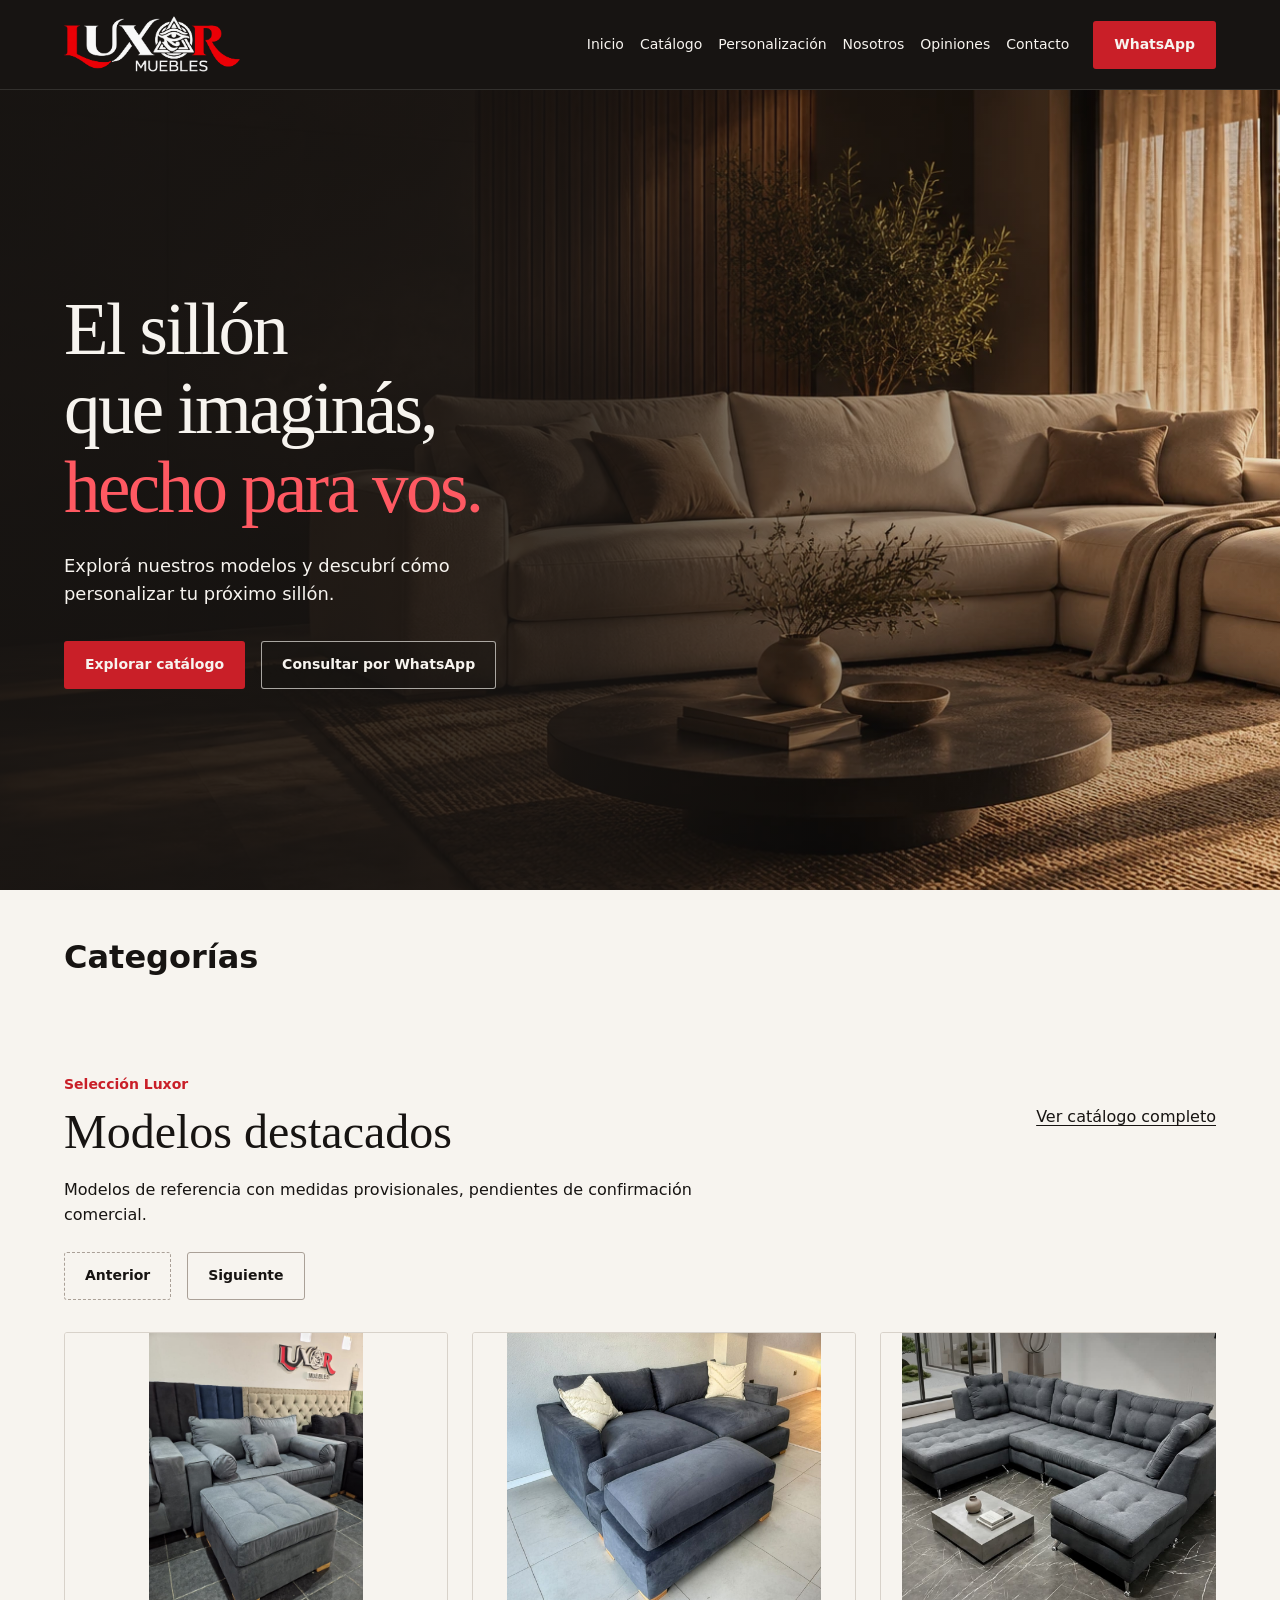
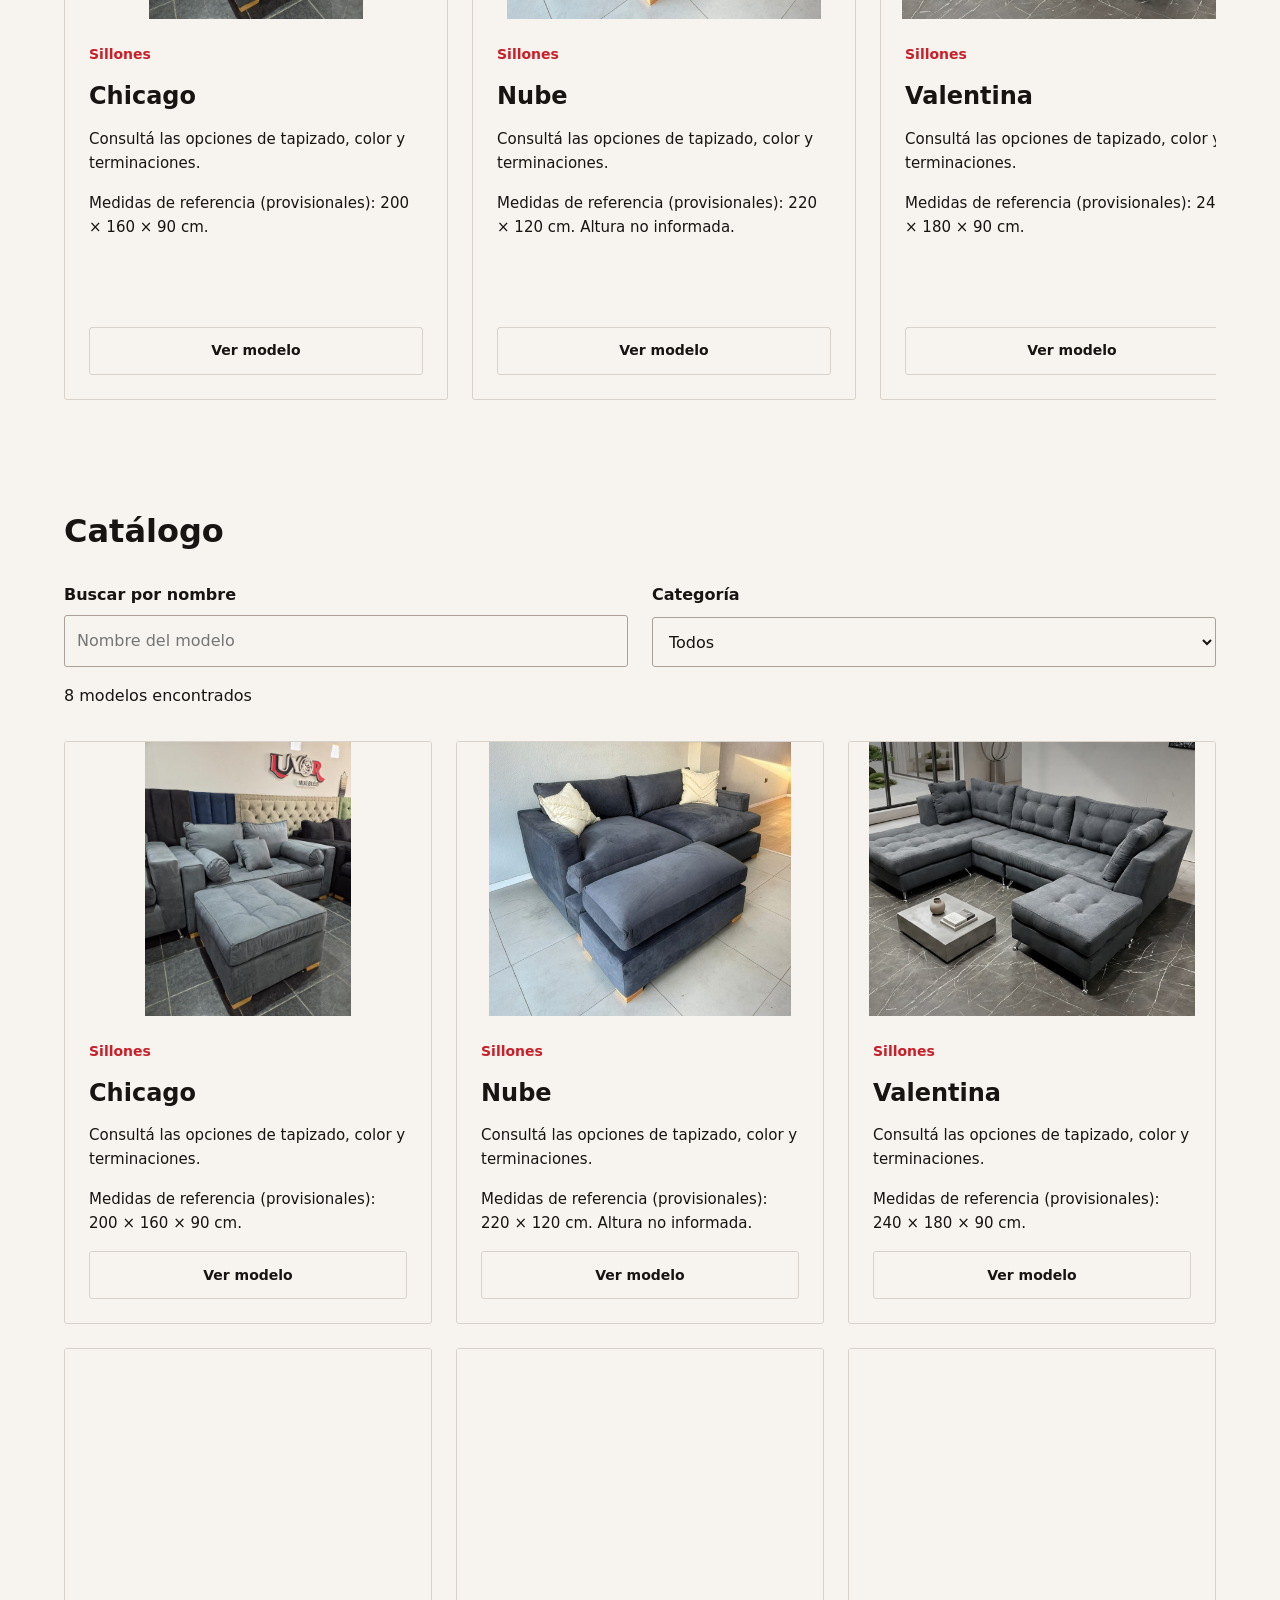
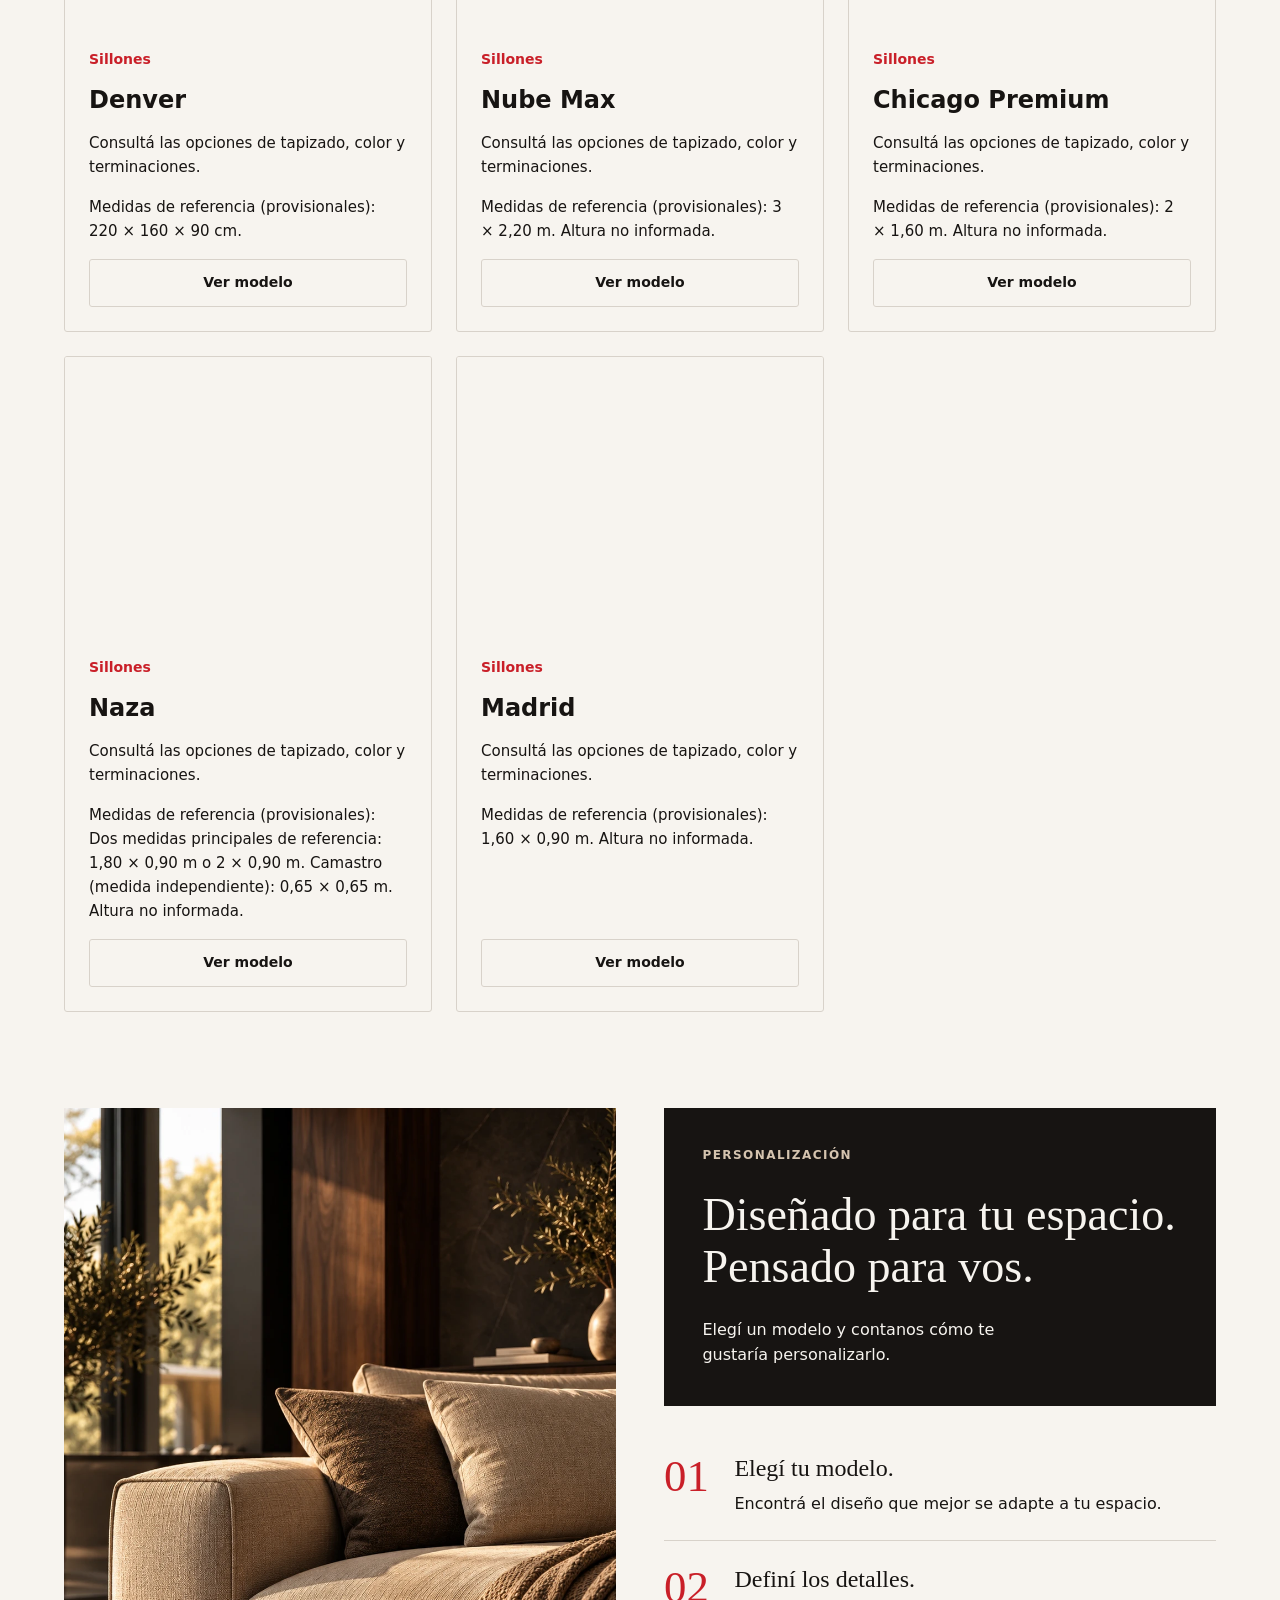
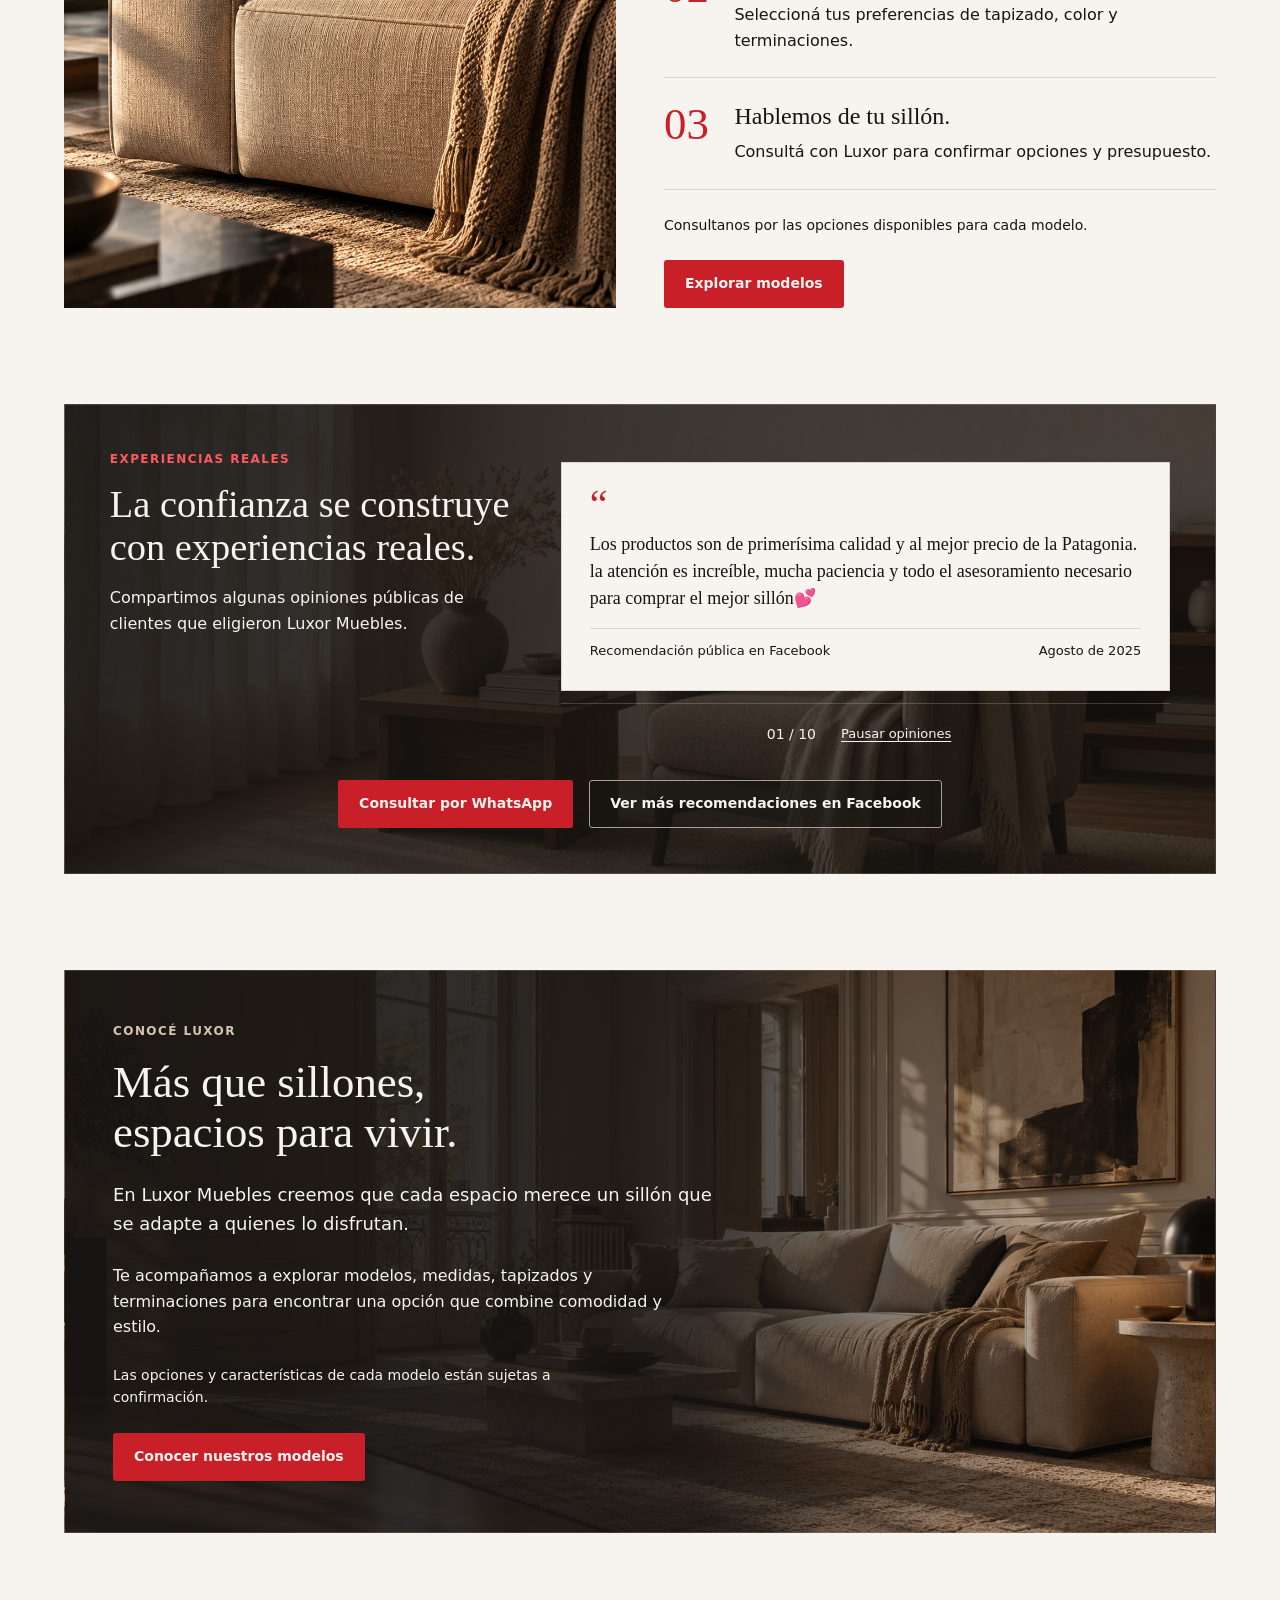
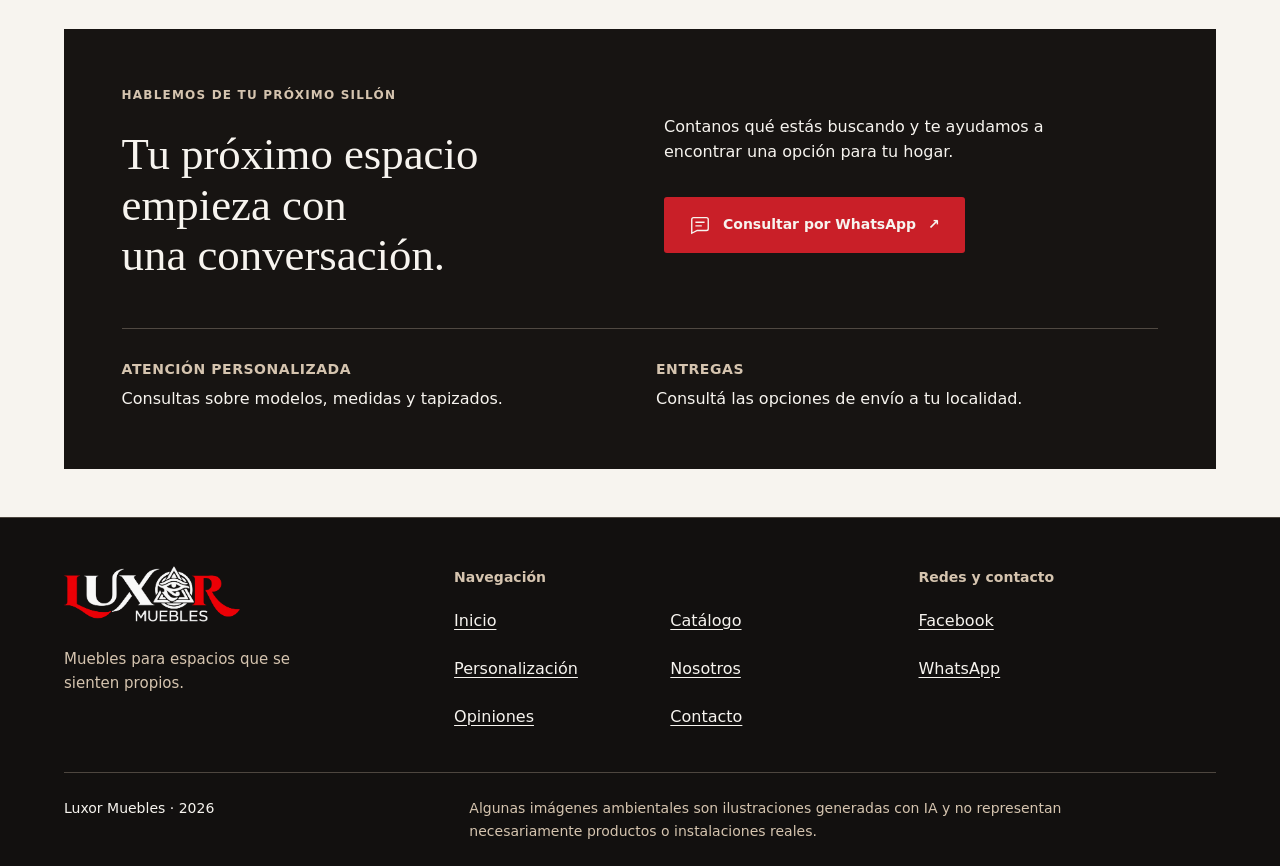
<file: index.html>
<!doctype html>
<html lang="es-AR">
  <head>
    <meta charset="UTF-8">
    <meta name="viewport" content="width=device-width, initial-scale=1.0">
    <meta name="description" content="Luxor Muebles, negocio argentino de sillones personalizados.">
    <meta name="color-scheme" content="light">
    <title>Luxor Muebles | Sillones personalizados</title>
    <link rel="canonical" href="https://luxormuebles.com/">
    <link rel="icon" href="./favicon.ico" type="image/x-icon" sizes="16x16 32x32 48x48">
    <link rel="icon" href="./assets/icons/favicon-32.png" type="image/png" sizes="32x32">
    <link rel="apple-touch-icon" href="./assets/icons/apple-touch-icon.png" sizes="180x180">
    <link rel="stylesheet" href="./css/styles.css">
    <script type="module" src="./js/main.js"></script>
  </head>
  <body>
    <a class="skip-link" href="#contenido">Saltar al contenido</a>
    <header class="site-header">
      <div class="container header-inner">
        <a class="brand" href="#inicio"><img class="brand-logo" src="./assets/images/luxor-logo-fondo-oscuro.png" alt="Luxor Muebles" width="2118" height="689"></a>
        <button class="menu-toggle" type="button" aria-expanded="false" aria-controls="navegacion" aria-label="Abrir menú" hidden>
          <span class="menu-toggle-icon" aria-hidden="true"><span></span><span></span><span></span></span>
        </button>
        <nav id="navegacion" class="site-nav" aria-label="Navegación principal">
          <ul class="nav-list">
            <li><a href="#inicio">Inicio</a></li>
            <li><a href="#modelos">Catálogo</a></li>
            <li><a href="#personalizacion">Personalización</a></li>
            <li><a href="#nosotros">Nosotros</a></li>
            <li><a href="#opiniones">Opiniones</a></li>
            <li><a href="#contacto">Contacto</a></li>
          </ul>
          <a class="button header-whatsapp" data-whatsapp target="_blank" rel="noopener noreferrer" aria-label="Consultar por WhatsApp (abre en otra pestaña)" hidden>WhatsApp</a>
        </nav>
      </div>
    </header>
    <main id="contenido" tabindex="-1">
      <section id="inicio" class="hero" aria-labelledby="titulo-inicio">
        <!-- Ambientación ilustrativa generada con IA; no representa un modelo comercial específico. -->
        <div class="container hero-content">
          <h1 id="titulo-inicio">El sillón que imaginás, <span>hecho para vos.</span></h1>
          <p class="hero-description">Explorá nuestros modelos y descubrí cómo personalizar tu próximo sillón.</p>
          <div class="hero-actions">
            <a class="button button-primary" href="#modelos">Explorar catálogo</a>
            <a class="button button-secondary" data-whatsapp target="_blank" rel="noopener noreferrer" aria-label="Consultar por WhatsApp (abre en otra pestaña)" hidden>Consultar por WhatsApp</a>
          </div>
        </div>
      </section>
      <section id="categorias" class="container" aria-labelledby="titulo-categorias">
        <h2 id="titulo-categorias">Categorías</h2>
      </section>
      <section id="destacados" class="container featured" aria-labelledby="titulo-destacados">
        <div class="featured-heading">
          <div>
            <p class="product-category">Selección Luxor</p>
            <h2 id="titulo-destacados">Modelos destacados</h2>
          </div>
          <a href="#modelos">Ver catálogo completo</a>
        </div>
        <p class="catalogue-note">Modelos de referencia con medidas provisionales, pendientes de confirmación comercial.</p>
        <p id="destacados-ayuda" class="visually-hidden">Deslizá para explorar. Con el carrusel enfocado, usá las flechas izquierda y derecha; Inicio y Fin llevan a los extremos.</p>
        <div id="controles-destacados" class="carousel-controls" hidden>
          <button id="destacados-anterior" class="button carousel-button" type="button" aria-label="Ver destacados anteriores" aria-controls="lista-destacados">Anterior</button>
          <button id="destacados-siguiente" class="button carousel-button" type="button" aria-label="Ver destacados siguientes" aria-controls="lista-destacados">Siguiente</button>
        </div>
        <ul id="lista-destacados" class="featured-track" aria-label="Modelos destacados" aria-describedby="destacados-ayuda" tabindex="0"></ul>
        <noscript><p>Activá JavaScript para visualizar los modelos destacados.</p></noscript>
      </section>
      <section id="modelos" class="container" aria-labelledby="titulo-modelos">
        <h2 id="titulo-modelos">Catálogo</h2>
        <div id="catalogo-controles" class="catalogue-controls" hidden>
          <div class="catalogue-field">
            <label for="buscar-productos">Buscar por nombre</label>
            <input id="buscar-productos" type="search" placeholder="Nombre del modelo" aria-controls="lista-productos">
          </div>
          <div class="catalogue-field">
            <label for="categoria-productos">Categoría</label>
            <select id="categoria-productos" aria-controls="lista-productos"><option value="">Todos</option></select>
          </div>
        </div>
        <p id="catalogo-cantidad" class="catalogue-note" hidden></p>
        <p id="catalogo-anuncio" class="visually-hidden" role="status" aria-live="polite" aria-atomic="true"></p>
        <ul id="lista-productos" class="product-grid" aria-label="Catálogo de modelos"></ul>
        
        <p id="catalogo-vacio" class="catalogue-note" hidden>No encontramos modelos con esa búsqueda y categoría. Probá otro nombre o seleccioná Todos.</p>
        <noscript><p>Para visualizar los modelos, activá JavaScript. Podés consultar desde la sección <a href="#contacto">Contacto</a>.</p></noscript>
      </section>
      <section id="personalizacion" class="container personalization-editorial" aria-labelledby="titulo-personalizacion">
        <div class="personalization-intro">
          <div class="personalization-heading">
          <p class="personalization-label">PERSONALIZACIÓN</p>
          <h2 id="titulo-personalizacion">Diseñado para tu espacio. Pensado para vos.</h2>
          <p class="personalization-description">Elegí un modelo y contanos cómo te gustaría personalizarlo.</p>
          </div>
          <div class="personalization-visual">
            <img src="./assets/images/marca/personalizacion-editorial.webp" alt="Detalle ilustrativo de un sillón beige con tapizado texturado en un ambiente cálido" width="1086" height="1448" loading="lazy" decoding="async">
          </div>
        </div>
        <div class="personalization-copy">
          <ol class="personalization-steps">
            <li>
              <span class="personalization-number" aria-hidden="true">01</span>
              <div><h3>Elegí tu modelo.</h3><p>Encontrá el diseño que mejor se adapte a tu espacio.</p></div>
            </li>
            <li>
              <span class="personalization-number" aria-hidden="true">02</span>
              <div><h3>Definí los detalles.</h3><p>Seleccioná tus preferencias de tapizado, color y terminaciones.</p></div>
            </li>
            <li>
              <span class="personalization-number" aria-hidden="true">03</span>
              <div><h3>Hablemos de tu sillón.</h3><p>Consultá con Luxor para confirmar opciones y presupuesto.</p></div>
            </li>
          </ol>
          <p class="personalization-note">Consultanos por las opciones disponibles para cada modelo.</p>
          <a class="button button-primary" href="#modelos">Explorar modelos</a>
        </div>
      </section>
      <section id="opiniones" class="container reviews-editorial" aria-labelledby="titulo-opiniones">
        <div class="reviews-panel">
        <div class="reviews-heading">
          <p class="reviews-label">EXPERIENCIAS REALES</p>
          <h2 id="titulo-opiniones">La confianza se construye con experiencias reales.</h2>
          <p>Compartimos algunas opiniones públicas de clientes que eligieron Luxor Muebles.</p>
        </div>
        <div id="opiniones-vacio" class="reviews-empty">
          <p class="reviews-empty-title">Cada experiencia tiene su propia voz.</p>
          <p>Las recomendaciones se pueden consultar en la página de Facebook de Luxor Muebles. Conocé las experiencias compartidas allí y, si tenés preguntas sobre tu próximo sillón, conversemos.</p>
        </div>
        <div id="opiniones-carrusel" class="reviews-carousel" role="region" aria-roledescription="carrusel" aria-label="Recomendaciones públicas de Facebook" hidden>
          <p id="opiniones-ayuda" class="visually-hidden">Deslizá para explorar. Podés arrastrar los márgenes con el mouse. Con el carrusel enfocado, usá las flechas izquierda y derecha; Inicio y Fin llevan a los extremos.</p>
          <ul id="lista-opiniones" class="reviews-grid" aria-label="Recomendaciones" aria-describedby="opiniones-ayuda" tabindex="0"></ul>
          <div id="opiniones-controles" class="review-controls" hidden>
            <div class="review-controls-row">
              <p id="opinion-posicion" aria-live="off"></p>
            </div>
            <button id="opiniones-pausa" class="button review-pause" type="button" aria-controls="lista-opiniones">Pausar opiniones</button>
            <p id="opiniones-anuncio" class="visually-hidden" role="status" aria-live="polite" aria-atomic="true"></p>
          </div>
        </div>
        <div class="reviews-actions">
          <a class="button button-primary" data-whatsapp target="_blank" rel="noopener noreferrer" aria-label="Consultar por WhatsApp (abre en otra pestaña)" hidden>Consultar por WhatsApp</a>
          <a class="button reviews-cta reviews-facebook" href="https://www.facebook.com/profile.php?id=100063519225325&amp;sk=reviews" target="_blank" rel="noopener noreferrer" aria-label="Ver más recomendaciones en Facebook (abre en otra pestaña)">Ver más recomendaciones en Facebook</a>
        </div>
        </div>
      </section>
      <section id="nosotros" class="container about-editorial" aria-labelledby="titulo-nosotros">
        <!-- Fondo decorativo IA: no representa necesariamente el showroom ni un producto real de Luxor. -->
        <div class="about-content">
          <div class="about-heading">
            <p class="about-label">CONOCÉ LUXOR</p>
            <h2 id="titulo-nosotros">Más que sillones, espacios para vivir.</h2>
          </div>
          <div class="about-story">
            <p class="about-introduction">En Luxor Muebles creemos que cada espacio merece un sillón que se adapte a quienes lo disfrutan.</p>
            <p>Te acompañamos a explorar modelos, medidas, tapizados y terminaciones para encontrar una opción que combine comodidad y estilo.</p>
            <p class="about-note">Las opciones y características de cada modelo están sujetas a confirmación.</p>
            <a class="button button-primary" href="#modelos">Conocer nuestros modelos</a>
          </div>
        </div>
      </section>
      <section id="contacto" class="container contact-editorial" aria-labelledby="titulo-contacto">
        <div class="contact-panel">
          <div class="contact-heading">
            <p class="contact-label">HABLEMOS DE TU PRÓXIMO SILLÓN</p>
            <h2 id="titulo-contacto">Tu próximo espacio empieza con una conversación.</h2>
          </div>
          <div class="contact-conversation">
            <p>Contanos qué estás buscando y te ayudamos a encontrar una opción para tu hogar.</p>
            <a class="button button-primary contact-cta" data-whatsapp target="_blank" rel="noopener noreferrer" aria-label="Consultar por WhatsApp (abre en otra pestaña)" hidden>
              <svg class="contact-message-icon" viewBox="0 0 24 24" fill="none" stroke="currentColor" stroke-width="1.5" aria-hidden="true" focusable="false"><path d="M5 4h14a2 2 0 0 1 2 2v10a2 2 0 0 1-2 2H9l-6 3V6a2 2 0 0 1 2-2Z"/><path d="M7 9h10M7 13h7"/></svg>
              <span>Consultar por WhatsApp</span><span aria-hidden="true">↗</span>
            </a>
            <noscript><p>Activá JavaScript para habilitar el enlace de WhatsApp o consultanos desde <a href="https://www.facebook.com/profile.php?id=100063519225325" target="_blank" rel="noopener noreferrer">Facebook (abre en otra pestaña)</a>.</p></noscript>
          </div>
          <div class="contact-details">
            <div><h3>ATENCIÓN PERSONALIZADA</h3><p>Consultas sobre modelos, medidas y tapizados.</p></div>
            <div><h3>ENTREGAS</h3><p>Consultá las opciones de envío a tu localidad.</p></div>
          </div>
        </div>
      </section>
    </main>
    <footer class="site-footer footer-premium">
      <div class="container">
        <div class="footer-main">
          <div class="footer-identity">
          <a class="brand" href="#inicio"><img class="brand-logo" src="./assets/images/luxor-logo-fondo-oscuro.png" alt="Luxor Muebles" width="2118" height="689" loading="lazy" decoding="async"></a>
            <p>Muebles para espacios que se sienten propios.</p>
          </div>
          <nav aria-label="Navegación del pie de página">
            <p class="footer-heading">Navegación</p>
            <ul class="footer-links">
              <li><a href="#inicio">Inicio</a></li>
              <li><a href="#modelos">Catálogo</a></li>
              <li><a href="#personalizacion">Personalización</a></li>
              <li><a href="#nosotros">Nosotros</a></li>
              <li><a href="#opiniones">Opiniones</a></li>
              <li><a href="#contacto">Contacto</a></li>
            </ul>
          </nav>
          <div class="footer-contact">
            <p class="footer-heading">Redes y contacto</p>
            <div class="footer-social">
            <a href="https://www.facebook.com/profile.php?id=100063519225325" target="_blank" rel="noopener noreferrer" aria-label="Luxor Muebles en Facebook (abre en otra pestaña)">Facebook</a>
            <a data-whatsapp target="_blank" rel="noopener noreferrer" aria-label="Consultar por WhatsApp (abre en otra pestaña)" hidden>WhatsApp</a>
            </div>
          </div>
        </div>
        <div class="footer-bottom">
          <p>Luxor Muebles<span id="footer-year" hidden></span></p>
          <p class="footer-disclaimer">Algunas imágenes ambientales son ilustraciones generadas con IA y no representan necesariamente productos o instalaciones reales.</p>
        </div>
      </div>
    </footer>
  </body>
</html>
</file>
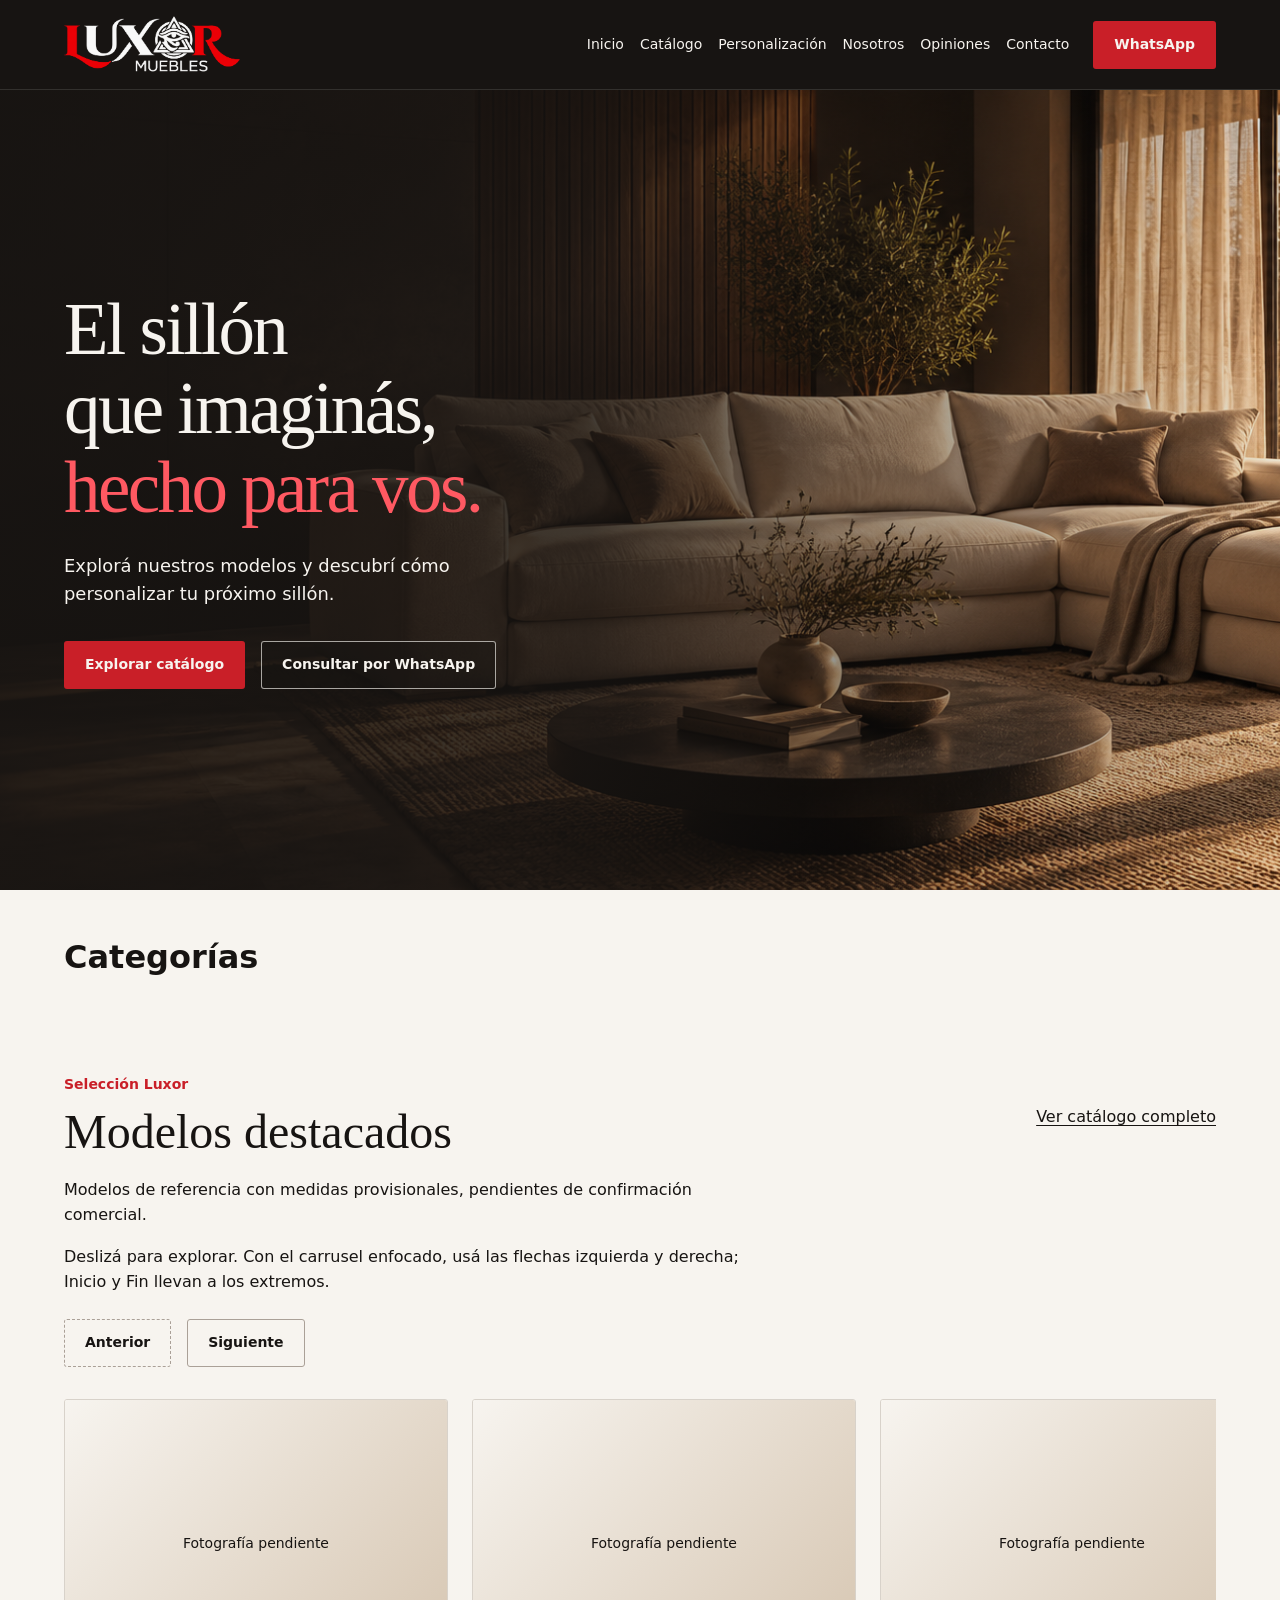
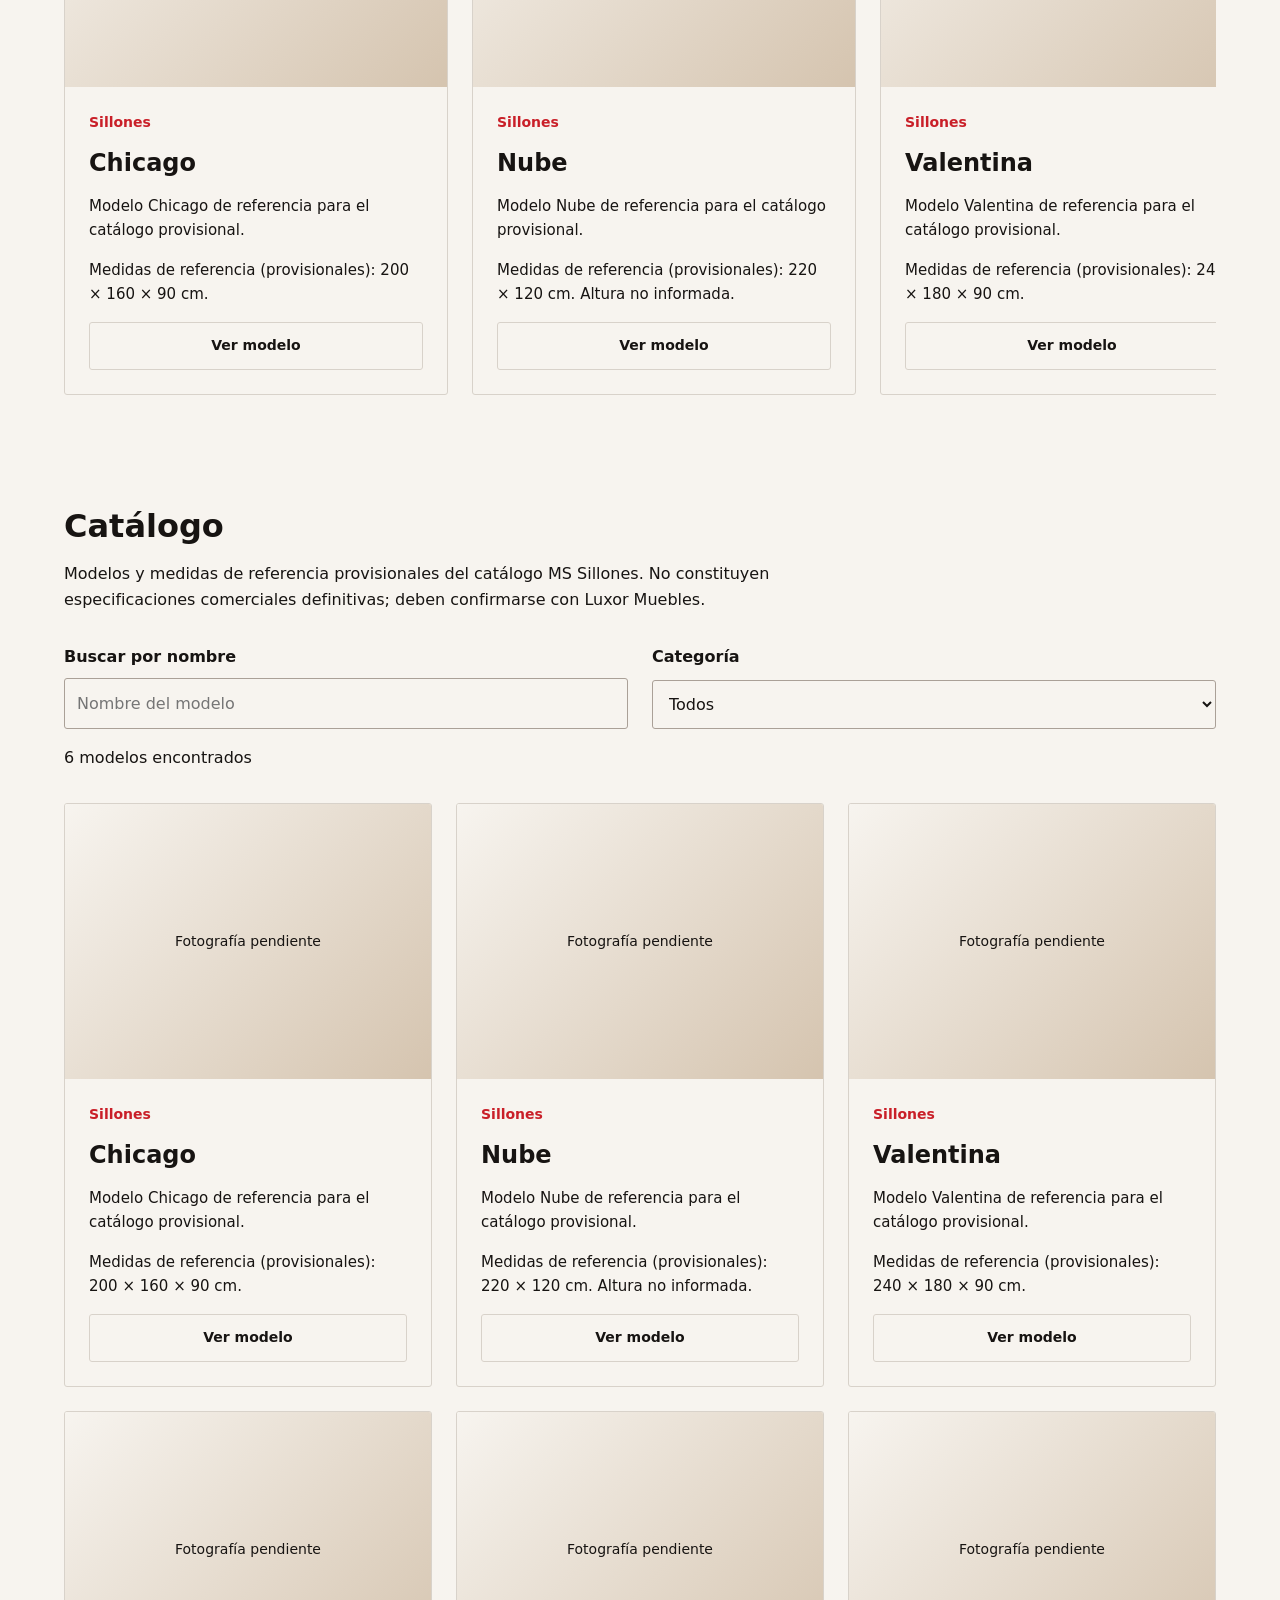
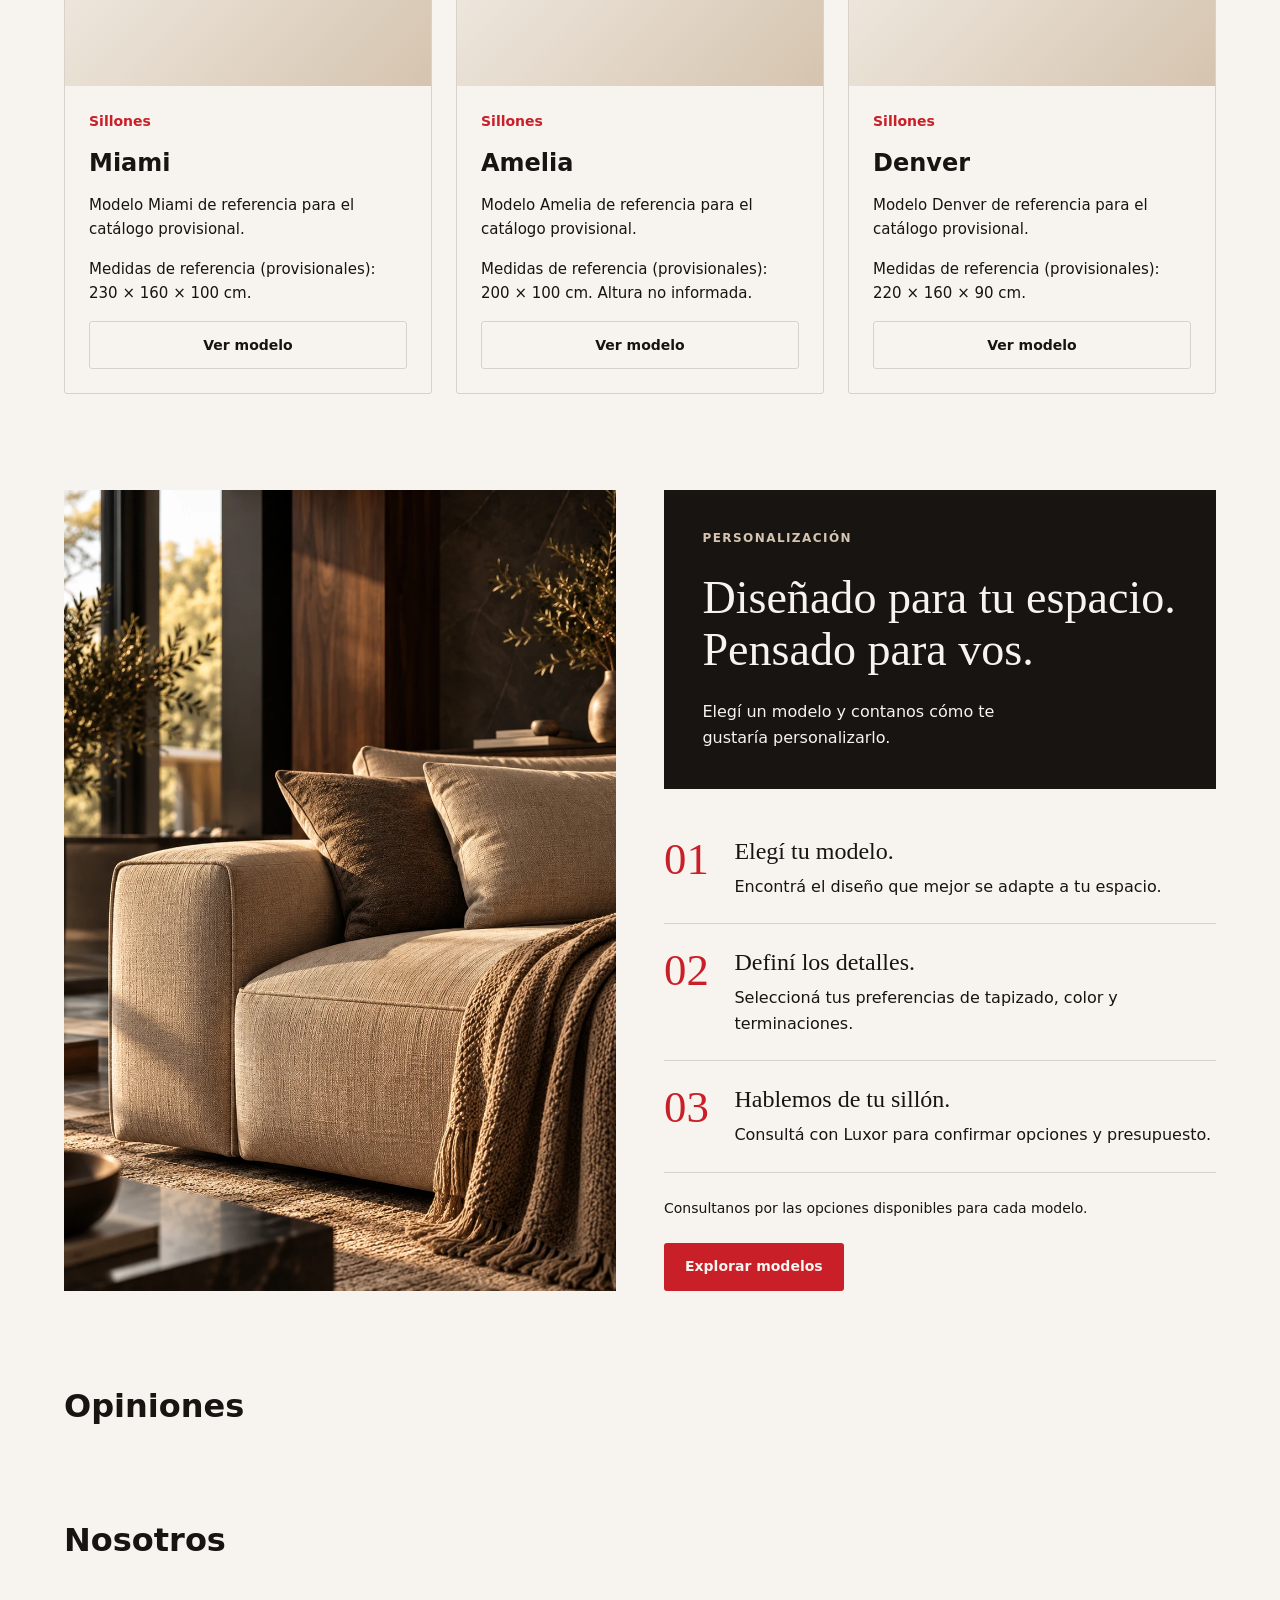
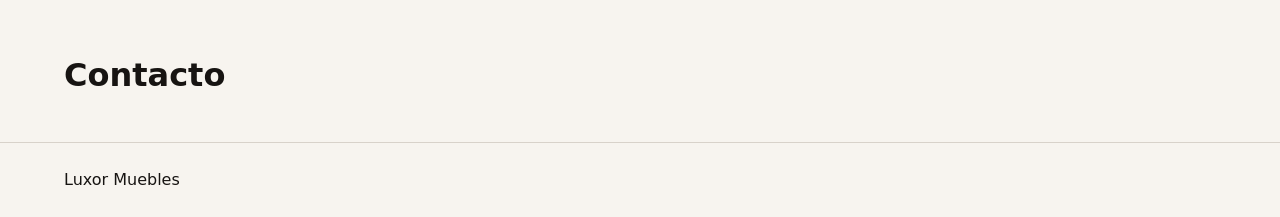
<file: luxor-muebles/index.html>
<!doctype html>
<html lang="es-AR">
  <head>
    <meta charset="UTF-8">
    <meta name="viewport" content="width=device-width, initial-scale=1.0">
    <meta name="description" content="Luxor Muebles, negocio argentino de sillones personalizados.">
    <meta name="color-scheme" content="light">
    <title>Luxor Muebles | Sillones personalizados</title>
    <link rel="stylesheet" href="./css/styles.css">
    <script type="module" src="./js/main.js"></script>
  </head>
  <body>
    <a class="skip-link" href="#contenido">Saltar al contenido</a>
    <header class="site-header">
      <div class="container header-inner">
        <a class="brand" href="#inicio"><img class="brand-logo" src="./assets/images/luxor-logo-fondo-oscuro.png" alt="Luxor Muebles" width="2118" height="689"></a>
        <button class="menu-toggle" type="button" aria-expanded="false" aria-controls="navegacion" aria-label="Abrir menú" hidden>
          <span class="menu-toggle-icon" aria-hidden="true"><span></span><span></span><span></span></span>
        </button>
        <nav id="navegacion" class="site-nav" aria-label="Navegación principal">
          <ul class="nav-list">
            <li><a href="#inicio">Inicio</a></li>
            <li><a href="#modelos">Catálogo</a></li>
            <li><a href="#personalizacion">Personalización</a></li>
            <li><a href="#nosotros">Nosotros</a></li>
            <li><a href="#opiniones">Opiniones</a></li>
            <li><a href="#contacto">Contacto</a></li>
          </ul>
          <a class="button header-whatsapp" data-whatsapp target="_blank" rel="noopener noreferrer" aria-label="Consultar por WhatsApp (abre en otra pestaña)" hidden>WhatsApp</a>
        </nav>
      </div>
    </header>
    <main id="contenido" tabindex="-1">
      <section id="inicio" class="hero" aria-labelledby="titulo-inicio">
        <!-- Ambientación ilustrativa generada con IA; no representa un modelo comercial específico. -->
        <div class="container hero-content">
          <h1 id="titulo-inicio">El sillón que imaginás, <span>hecho para vos.</span></h1>
          <p class="hero-description">Explorá nuestros modelos y descubrí cómo personalizar tu próximo sillón.</p>
          <div class="hero-actions">
            <a class="button button-primary" href="#modelos">Explorar catálogo</a>
            <a class="button button-secondary" data-whatsapp target="_blank" rel="noopener noreferrer" aria-label="Consultar por WhatsApp (abre en otra pestaña)" hidden>Consultar por WhatsApp</a>
          </div>
        </div>
      </section>
      <section id="categorias" class="container" aria-labelledby="titulo-categorias">
        <h2 id="titulo-categorias">Categorías</h2>
      </section>
      <section id="destacados" class="container featured" aria-labelledby="titulo-destacados">
        <div class="featured-heading">
          <div>
            <p class="product-category">Selección Luxor</p>
            <h2 id="titulo-destacados">Modelos destacados</h2>
          </div>
          <a href="#modelos">Ver catálogo completo</a>
        </div>
        <p class="catalogue-note">Modelos de referencia con medidas provisionales, pendientes de confirmación comercial.</p>
        <p id="destacados-ayuda" class="catalogue-note">Deslizá para explorar. Con el carrusel enfocado, usá las flechas izquierda y derecha; Inicio y Fin llevan a los extremos.</p>
        <div id="controles-destacados" class="carousel-controls" hidden>
          <button id="destacados-anterior" class="button carousel-button" type="button" aria-label="Ver destacados anteriores" aria-controls="lista-destacados">Anterior</button>
          <button id="destacados-siguiente" class="button carousel-button" type="button" aria-label="Ver destacados siguientes" aria-controls="lista-destacados">Siguiente</button>
        </div>
        <ul id="lista-destacados" class="featured-track" aria-label="Modelos destacados" aria-describedby="destacados-ayuda" tabindex="0"></ul>
        <noscript><p>Activá JavaScript para visualizar los modelos destacados.</p></noscript>
      </section>
      <section id="modelos" class="container" aria-labelledby="titulo-modelos">
        <h2 id="titulo-modelos">Catálogo</h2>
        <p id="catalogo-nota" class="catalogue-note">Modelos y medidas de referencia provisionales del catálogo MS Sillones. No constituyen especificaciones comerciales definitivas; deben confirmarse con Luxor Muebles.</p>
        <div id="catalogo-controles" class="catalogue-controls" hidden>
          <div class="catalogue-field">
            <label for="buscar-productos">Buscar por nombre</label>
            <input id="buscar-productos" type="search" placeholder="Nombre del modelo" aria-controls="lista-productos">
          </div>
          <div class="catalogue-field">
            <label for="categoria-productos">Categoría</label>
            <select id="categoria-productos" aria-controls="lista-productos"><option value="">Todos</option></select>
          </div>
        </div>
        <p id="catalogo-cantidad" class="catalogue-note" hidden></p>
        <p id="catalogo-anuncio" class="visually-hidden" role="status" aria-live="polite" aria-atomic="true"></p>
        <ul id="lista-productos" class="product-grid" aria-label="Catálogo de modelos" aria-describedby="catalogo-nota"></ul>
        <p id="catalogo-vacio" class="catalogue-note" hidden>No encontramos modelos con esa búsqueda y categoría. Probá otro nombre o seleccioná Todos.</p>
        <noscript><p>Para visualizar los modelos, activá JavaScript. Podés consultar desde la sección <a href="#contacto">Contacto</a>.</p></noscript>
      </section>
      <section id="personalizacion" class="container personalization-editorial" aria-labelledby="titulo-personalizacion">
        <div class="personalization-intro">
          <div class="personalization-heading">
          <p class="personalization-label">PERSONALIZACIÓN</p>
          <h2 id="titulo-personalizacion">Diseñado para tu espacio. Pensado para vos.</h2>
          <p class="personalization-description">Elegí un modelo y contanos cómo te gustaría personalizarlo.</p>
          </div>
          <div class="personalization-visual">
            <img src="./assets/images/marca/personalizacion-editorial.webp" alt="Detalle ilustrativo de un sillón beige con tapizado texturado en un ambiente cálido" width="1086" height="1448" loading="lazy" decoding="async">
          </div>
        </div>
        <div class="personalization-copy">
          <ol class="personalization-steps">
            <li>
              <span class="personalization-number" aria-hidden="true">01</span>
              <div><h3>Elegí tu modelo.</h3><p>Encontrá el diseño que mejor se adapte a tu espacio.</p></div>
            </li>
            <li>
              <span class="personalization-number" aria-hidden="true">02</span>
              <div><h3>Definí los detalles.</h3><p>Seleccioná tus preferencias de tapizado, color y terminaciones.</p></div>
            </li>
            <li>
              <span class="personalization-number" aria-hidden="true">03</span>
              <div><h3>Hablemos de tu sillón.</h3><p>Consultá con Luxor para confirmar opciones y presupuesto.</p></div>
            </li>
          </ol>
          <p class="personalization-note">Consultanos por las opciones disponibles para cada modelo.</p>
          <a class="button button-primary" href="#modelos">Explorar modelos</a>
        </div>
      </section>
      <section id="opiniones" class="container" aria-labelledby="titulo-opiniones">
        <h2 id="titulo-opiniones">Opiniones</h2>
      </section>
      <section id="nosotros" class="container" aria-labelledby="titulo-nosotros">
        <h2 id="titulo-nosotros">Nosotros</h2>
      </section>
      <section id="contacto" class="container" aria-labelledby="titulo-contacto">
        <h2 id="titulo-contacto">Contacto</h2>
      </section>
    </main>
    <footer class="site-footer">
      <div class="container"><p>Luxor Muebles</p></div>
    </footer>
  </body>
</html>
</file>
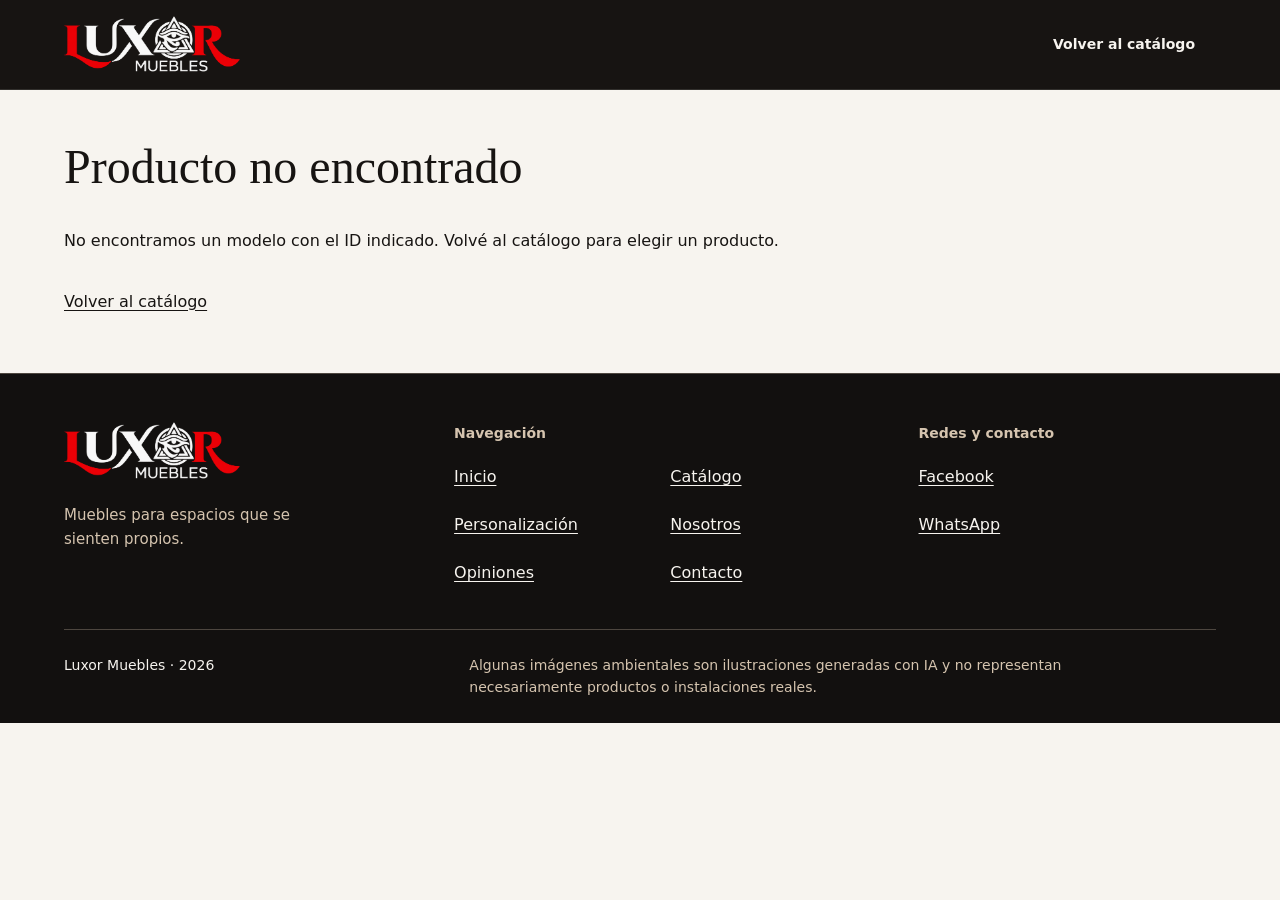
<file: producto.html>
<!doctype html>
<html lang="es-AR">
  <head>
    <meta charset="UTF-8">
    <meta name="viewport" content="width=device-width, initial-scale=1.0">
    <meta name="description" content="Modelos de referencia de Luxor Muebles. Consultá las medidas y opciones pendientes de confirmación.">
    <title>Ficha de producto | Luxor Muebles</title>
    <link rel="icon" href="./favicon.ico" type="image/x-icon" sizes="16x16 32x32 48x48">
    <link rel="icon" href="./assets/icons/favicon-32.png" type="image/png" sizes="32x32">
    <link rel="apple-touch-icon" href="./assets/icons/apple-touch-icon.png" sizes="180x180">
    <link rel="stylesheet" href="./css/styles.css">
    <script type="module" src="./js/producto.js"></script>
  </head>
  <body>
    <a class="skip-link" href="#contenido">Saltar al contenido</a>
    <header class="site-header">
      <div class="container header-inner">
        <a class="brand" href="./index.html"><img class="brand-logo" src="./assets/images/luxor-logo-fondo-oscuro.png" alt="Luxor Muebles" width="2118" height="689"></a>
        <nav aria-label="Navegación de la ficha"><a class="button" href="./index.html#modelos">Volver al catálogo</a></nav>
      </div>
    </header>
    <main id="contenido" class="container product-page" tabindex="-1">
      <h1 id="producto-nombre">Ficha de producto</h1>
      <p id="producto-estado" role="status">Cargando modelo…</p>
      <noscript><p>Activá JavaScript para visualizar la ficha. Podés volver al catálogo desde el enlace superior.</p></noscript>
      <div id="producto-detalle" hidden>
        <div class="product-detail-layout">
          <section class="product-gallery" aria-label="Galería del modelo">
            <div id="galeria-principal" class="gallery-main"></div>
            <div id="galeria-controles" class="carousel-controls" hidden>
              <button id="foto-anterior" class="button carousel-button" type="button" aria-controls="galeria-principal">Foto anterior</button>
              <button id="foto-siguiente" class="button carousel-button" type="button" aria-controls="galeria-principal">Foto siguiente</button>
            </div>
            <div id="galeria-miniaturas" class="gallery-thumbnails" aria-label="Elegir fotografía" hidden></div>
            <p id="galeria-estado" class="catalogue-note" role="status"></p>
          </section>
          <section class="product-detail-info" aria-labelledby="informacion-titulo">
            <h2 id="informacion-titulo">Información del modelo</h2>
            <p id="producto-categoria" class="product-category"></p>
            <p id="producto-descripcion"></p>
            <div><h3>Medidas de referencia</h3><p id="producto-medidas"></p></div>
            <p>Medidas de referencia sujetas a confirmación.</p>
            <a class="button button-primary" href="#consulta-producto">Consultar este modelo</a>
          </section>
        </div>
        <section class="product-detail-section" aria-labelledby="personalizacion-titulo">
          <h2 id="personalizacion-titulo">Personalización</h2>
          <p id="preferencias-nota" class="catalogue-note">Las opciones seleccionadas son preferencias para tu consulta. La disponibilidad y las combinaciones deben confirmarse con Luxor Muebles.</p>
          <form id="preferencias-form" class="preferences-form" aria-describedby="preferencias-nota">
            <div id="preferencias-controles" class="preferences-controls"></div>
            <button class="button carousel-button" type="reset">Restablecer selección</button>
          </form>
          <section class="selection-summary" aria-labelledby="seleccion-titulo">
            <h3 id="seleccion-titulo">Tu selección</h3>
            <dl id="seleccion-resumen"></dl>
          </section>
        </section>
        <section id="consulta-producto" class="product-detail-section" aria-labelledby="consulta-titulo">
          <h2 id="consulta-titulo">Consultá por este modelo</h2>
          <p class="catalogue-note">Esta es una consulta, no una compra ni una reserva. WhatsApp abrirá el mensaje preparado; revisalo y confirmá el envío allí.</p>
          <label class="query-label" for="consulta-texto">Texto de tu consulta</label>
          <textarea id="consulta-texto" class="query-text" rows="9" readonly></textarea>
          <div class="query-actions">
            <a id="consultar-whatsapp" class="button button-primary" target="_blank" rel="noopener noreferrer" aria-label="Consultar por WhatsApp (abre en otra pestaña)" hidden>Consultar por WhatsApp</a>
            <button id="copiar-consulta" class="button carousel-button" type="button">Copiar consulta</button>
          </div>
          <p id="copia-estado" class="catalogue-note" role="status" aria-live="polite" aria-atomic="true"></p>
          <a class="detail-back" href="./index.html#contacto">Ir a Contacto</a>
        </section>
        <section id="relacionados" class="product-detail-section" aria-labelledby="relacionados-titulo" hidden>
          <h2 id="relacionados-titulo">Otros modelos de la misma categoría</h2>
          <ul id="lista-relacionados" class="product-grid" aria-label="Modelos relacionados"></ul>
        </section>
      </div>
      <a class="detail-back" href="./index.html#modelos">Volver al catálogo</a>
    </main>
    <footer class="site-footer footer-premium">
      <div class="container">
        <div class="footer-main">
          <div class="footer-identity">
          <a class="brand" href="./index.html#inicio"><img class="brand-logo" src="./assets/images/luxor-logo-fondo-oscuro.png" alt="Luxor Muebles" width="2118" height="689" loading="lazy" decoding="async"></a>
            <p>Muebles para espacios que se sienten propios.</p>
          </div>
          <nav aria-label="Navegación del pie de página">
            <p class="footer-heading">Navegación</p>
            <ul class="footer-links">
              <li><a href="./index.html#inicio">Inicio</a></li>
              <li><a href="./index.html#modelos">Catálogo</a></li>
              <li><a href="./index.html#personalizacion">Personalización</a></li>
              <li><a href="./index.html#nosotros">Nosotros</a></li>
              <li><a href="./index.html#opiniones">Opiniones</a></li>
              <li><a href="./index.html#contacto">Contacto</a></li>
            </ul>
          </nav>
          <div class="footer-contact">
            <p class="footer-heading">Redes y contacto</p>
            <div class="footer-social">
            <a href="https://www.facebook.com/profile.php?id=100063519225325" target="_blank" rel="noopener noreferrer" aria-label="Luxor Muebles en Facebook (abre en otra pestaña)">Facebook</a>
            <a data-whatsapp target="_blank" rel="noopener noreferrer" aria-label="Consultar por WhatsApp (abre en otra pestaña)" hidden>WhatsApp</a>
            </div>
          </div>
        </div>
        <div class="footer-bottom">
          <p>Luxor Muebles<span id="footer-year" hidden></span></p>
          <p class="footer-disclaimer">Algunas imágenes ambientales son ilustraciones generadas con IA y no representan necesariamente productos o instalaciones reales.</p>
        </div>
      </div>
    </footer>
  </body>
</html>
</file>
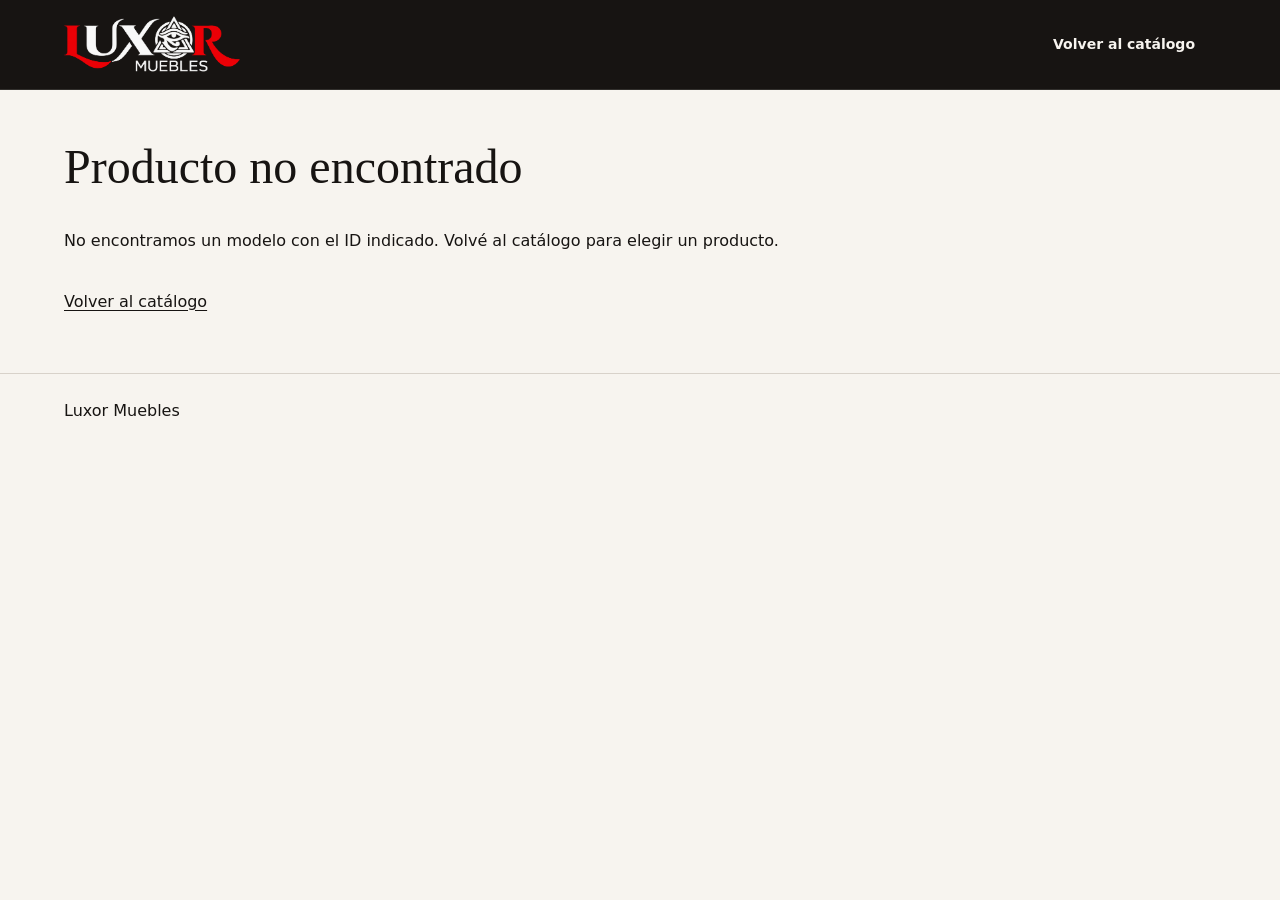
<file: luxor-muebles/producto.html>
<!doctype html>
<html lang="es-AR">
  <head>
    <meta charset="UTF-8">
    <meta name="viewport" content="width=device-width, initial-scale=1.0">
    <meta name="description" content="Modelos de referencia de Luxor Muebles. Consultá las medidas y opciones pendientes de confirmación.">
    <title>Ficha de producto | Luxor Muebles</title>
    <link rel="stylesheet" href="./css/styles.css">
    <script type="module" src="./js/producto.js"></script>
  </head>
  <body>
    <a class="skip-link" href="#contenido">Saltar al contenido</a>
    <header class="site-header">
      <div class="container header-inner">
        <a class="brand" href="./index.html"><img class="brand-logo" src="./assets/images/luxor-logo-fondo-oscuro.png" alt="Luxor Muebles" width="2118" height="689"></a>
        <nav aria-label="Navegación de la ficha"><a class="button" href="./index.html#modelos">Volver al catálogo</a></nav>
      </div>
    </header>
    <main id="contenido" class="container product-page" tabindex="-1">
      <h1 id="producto-nombre">Ficha de producto</h1>
      <p id="producto-estado" role="status">Cargando modelo…</p>
      <noscript><p>Activá JavaScript para visualizar la ficha. Podés volver al catálogo desde el enlace superior.</p></noscript>
      <div id="producto-detalle" hidden>
        <div class="product-detail-layout">
          <section class="product-gallery" aria-label="Galería del modelo">
            <div id="galeria-principal" class="gallery-main"></div>
            <div id="galeria-controles" class="carousel-controls" hidden>
              <button id="foto-anterior" class="button carousel-button" type="button" aria-controls="galeria-principal">Foto anterior</button>
              <button id="foto-siguiente" class="button carousel-button" type="button" aria-controls="galeria-principal">Foto siguiente</button>
            </div>
            <div id="galeria-miniaturas" class="gallery-thumbnails" aria-label="Elegir fotografía" hidden></div>
            <p id="galeria-estado" class="catalogue-note" role="status"></p>
          </section>
          <section class="product-detail-info" aria-labelledby="informacion-titulo">
            <h2 id="informacion-titulo">Información del modelo</h2>
            <p id="producto-categoria" class="product-category"></p>
            <p id="producto-descripcion"></p>
            <div><h3>Medidas de referencia</h3><p id="producto-medidas"></p></div>
            <p>Medidas de referencia sujetas a confirmación.</p>
            <a class="button button-primary" href="#consulta-producto">Consultar este modelo</a>
          </section>
        </div>
        <section class="product-detail-section" aria-labelledby="personalizacion-titulo">
          <h2 id="personalizacion-titulo">Personalización</h2>
          <p id="preferencias-nota" class="catalogue-note">Las opciones seleccionadas son preferencias para tu consulta. La disponibilidad y las combinaciones deben confirmarse con Luxor Muebles.</p>
          <form id="preferencias-form" class="preferences-form" aria-describedby="preferencias-nota">
            <div id="preferencias-controles" class="preferences-controls"></div>
            <button class="button carousel-button" type="reset">Restablecer selección</button>
          </form>
          <section class="selection-summary" aria-labelledby="seleccion-titulo">
            <h3 id="seleccion-titulo">Tu selección</h3>
            <dl id="seleccion-resumen"></dl>
          </section>
        </section>
        <section id="consulta-producto" class="product-detail-section" aria-labelledby="consulta-titulo">
          <h2 id="consulta-titulo">Consultá por este modelo</h2>
          <p class="catalogue-note">Esta es una consulta, no una compra ni una reserva. WhatsApp abrirá el mensaje preparado; revisalo y confirmá el envío allí.</p>
          <label class="query-label" for="consulta-texto">Texto de tu consulta</label>
          <textarea id="consulta-texto" class="query-text" rows="9" readonly></textarea>
          <div class="query-actions">
            <a id="consultar-whatsapp" class="button button-primary" target="_blank" rel="noopener noreferrer" aria-label="Consultar por WhatsApp (abre en otra pestaña)" hidden>Consultar por WhatsApp</a>
            <button id="copiar-consulta" class="button carousel-button" type="button">Copiar consulta</button>
          </div>
          <p id="copia-estado" class="catalogue-note" role="status" aria-live="polite" aria-atomic="true"></p>
          <a class="detail-back" href="./index.html#contacto">Ir a Contacto</a>
        </section>
        <section id="relacionados" class="product-detail-section" aria-labelledby="relacionados-titulo" hidden>
          <h2 id="relacionados-titulo">Otros modelos de la misma categoría</h2>
          <ul id="lista-relacionados" class="product-grid" aria-label="Modelos relacionados"></ul>
        </section>
      </div>
      <a class="detail-back" href="./index.html#modelos">Volver al catálogo</a>
    </main>
    <footer class="site-footer"><div class="container"><p>Luxor Muebles</p></div></footer>
  </body>
</html>
</file>
<file: css/styles.css>
/* 1. Variables y base global */
:root {
  --color-charcoal: #171412;
  --color-footer: #12100f;
  --color-warm-white: #f7f4ef;
  --color-accent: #c91f28;
  --color-beige: #d5c4af;
  --color-warm-gray: #aaa097;
  --color-accent-hover: #a81820;
  --color-accent-on-dark: #ff5962;
  --color-border: #d8d2ca;
  --font-body: system-ui, -apple-system, BlinkMacSystemFont, "Segoe UI", sans-serif;
  --font-heading: var(--font-body);
  --font-hero: Georgia, "Times New Roman", serif;
  --header-height: 5rem; /* JavaScript actualiza este valor con la altura real. */
  /* Ambientación editorial generada con IA, exclusiva del hero. */
  --hero-image: url("../assets/images/hero/hero-luxor-original.webp");
  --space-1: 0.5rem;
  --space-2: 1rem;
  --space-3: 1.5rem;
  --space-4: 2rem;
  --space-5: 3rem;
  --content-width: 72rem;
}

*,
*::before,
*::after {
  box-sizing: border-box;
}

body,
h1,
h2,
h3,
p,
ul,
ol {
  margin: 0;
}

body {
  min-width: 0;
  background: var(--color-warm-white);
  color: var(--color-charcoal);
  font-family: var(--font-body);
  line-height: 1.6;
  overflow-wrap: break-word;
}

img,
svg,
video {
  display: block;
  max-width: 100%;
  height: auto;
}

button,
input,
select,
textarea {
  font: inherit;
}

a {
  color: inherit;
  text-underline-offset: 0.2em;
}

a:hover {
  color: var(--color-accent);
}

:focus-visible {
  outline: 3px solid var(--color-accent);
  outline-offset: 4px;
}

h1,
h2,
h3 {
  font-family: var(--font-heading);
  line-height: 1.2;
}

h1 {
  font-size: clamp(2rem, 5vw, 3rem);
}

h2 {
  font-size: clamp(1.5rem, 3vw, 2rem);
}

.container {
  width: min(100% - var(--space-4), var(--content-width));
  margin-inline: auto;
}

/* 2. Secciones provisionales y accesibilidad */
main > section {
  padding-block: var(--space-4);
  scroll-margin-top: calc(var(--header-height) + var(--space-2));
}

main {
  scroll-margin-top: calc(var(--header-height) + var(--space-2));
}

.site-footer {
  padding-block: var(--space-3);
  border-top: 1px solid var(--color-border);
}

.skip-link {
  position: fixed;
  top: var(--space-2);
  left: var(--space-2);
  z-index: 30;
  padding: var(--space-1) var(--space-2);
  background: var(--color-warm-white);
  transform: translateY(-200%);
}

.skip-link:focus {
  transform: translateY(0);
}

@media (min-width: 48rem) {
  main > section {
    padding-block: var(--space-5);
  }
}

/* 3. Header y navegación: móvil primero */
[hidden] {
  display: none !important;
}

.site-header {
  position: relative;
  top: 0;
  z-index: 20;
  background: var(--color-charcoal);
  color: var(--color-warm-white);
  border-bottom: 1px solid rgb(247 244 239 / 12%);
  transition: box-shadow 180ms ease;
}

.site-header.menu-ready {
  position: sticky;
}

.site-header.is-scrolled {
  box-shadow: 0 8px 24px rgb(0 0 0 / 25%);
}

.header-inner {
  display: flex;
  flex-wrap: wrap;
  align-items: center;
  justify-content: space-between;
  gap: var(--space-2);
  padding-block: var(--space-2);
  /* La medida real incluye el borde del header: no reutilizarla aquí
     para evitar que cada medición aumente la altura de nuevo. */
  min-height: 5rem;
}

.brand {
  display: inline-flex;
  align-items: center;
  flex-shrink: 0;
  max-width: 100%;
  min-height: 48px;
  text-decoration: none;
}

.brand-logo {
  width: 152px;
  max-width: 100%;
  height: auto;
}

.site-header a:hover {
  color: var(--color-beige);
}

.site-header :focus-visible,
.hero :focus-visible {
  outline-color: var(--color-warm-white);
}

.menu-toggle {
  flex-shrink: 0;
  display: grid;
  place-items: center;
  width: 48px;
  height: 48px;
  padding: 12px;
  background: transparent;
  color: inherit;
  border: 1px solid rgb(247 244 239 / 35%);
  border-radius: 3px;
  cursor: pointer;
}

.menu-toggle-icon {
  display: grid;
  gap: 5px;
  width: 22px;
}

.menu-toggle-icon span {
  height: 2px;
  background: currentColor;
  transition: transform 180ms ease, opacity 180ms ease;
}

.menu-toggle[aria-expanded="true"] .menu-toggle-icon span:first-child {
  transform: translateY(7px) rotate(45deg);
}

.menu-toggle[aria-expanded="true"] .menu-toggle-icon span:nth-child(2) {
  opacity: 0;
}

.menu-toggle[aria-expanded="true"] .menu-toggle-icon span:last-child {
  transform: translateY(-7px) rotate(-45deg);
}

.site-nav {
  width: 100%;
  padding-bottom: var(--space-2);
}

.nav-list {
  display: grid;
  list-style: none;
  padding: 0;
}

.nav-list a {
  display: block;
  padding: 12px 0;
  font-size: 0.875rem;
  text-decoration: none;
  transition: color 180ms ease;
}

.site-header.menu-ready .site-nav {
  position: absolute;
  top: 100%;
  left: 0;
  width: 100%;
  max-height: calc(100dvh - var(--header-height));
  overflow-y: auto;
  overscroll-behavior: contain;
  padding: var(--space-2);
  background: var(--color-charcoal);
  border-bottom: 1px solid rgb(247 244 239 / 20%);
  box-shadow: 0 16px 24px rgb(0 0 0 / 25%);
}

/* 4. Botones compartidos por header y hero */
.button {
  display: inline-flex;
  justify-content: center;
  align-items: center;
  min-height: 48px;
  padding: 12px 20px;
  border: 1px solid transparent;
  border-radius: 3px;
  font-size: 0.875rem;
  font-weight: 600;
  line-height: 1.4;
  text-align: center;
  text-decoration: none;
  transition: background-color 180ms ease, border-color 180ms ease, color 180ms ease;
}

.button-primary,
.header-whatsapp {
  background: var(--color-accent);
  color: var(--color-warm-white);
}

.button-primary:hover,
.site-header .header-whatsapp:hover {
  background: var(--color-accent-hover);
  color: var(--color-warm-white);
}

.button-secondary {
  background: rgb(23 20 18 / 45%);
  border-color: rgb(247 244 239 / 65%);
  color: var(--color-warm-white);
}

.button-secondary:hover {
  background: var(--color-warm-white);
  color: var(--color-charcoal);
}

.header-whatsapp {
  margin-top: var(--space-2);
}

/* 5. Hero editorial: texto sobre carbón y ambientación inferior en móvil */
main > .hero {
  display: flex;
  align-items: center;
  min-height: 0;
  padding-block: var(--space-5);
  padding-bottom: calc(var(--space-5) + 12rem);
  background-color: var(--color-charcoal);
  background-image:
    linear-gradient(180deg, var(--color-charcoal) 0%, var(--color-charcoal) calc(100% - 12rem), rgb(23 20 18 / 15%) 100%),
    var(--hero-image),
    radial-gradient(ellipse at 85% 40%, var(--color-beige) 0%, #6d5c4b 35%, var(--color-charcoal) 75%);
  background-size: cover, auto 12rem, cover;
  background-position: center, 75% bottom, center;
  background-repeat: no-repeat;
  color: var(--color-warm-white);
}

.hero-content {
  animation: hero-appear 600ms ease-out both;
}

.hero h1 {
  max-width: 13ch;
  font-family: var(--font-hero);
  font-weight: 400;
  font-size: clamp(2.65rem, 5.7vw, 5.2rem);
  line-height: 1.08;
  letter-spacing: -0.035em;
  text-wrap: balance;
}

.hero h1 span {
  display: block;
  /* Variante roja más luminosa para el contraste del texto sobre carbón. */
  color: var(--color-accent-on-dark);
}

.hero-description {
  max-width: 43ch;
  margin-top: var(--space-3);
  font-size: clamp(1rem, 1.4vw, 1.125rem);
  color: var(--color-warm-white);
}

.hero-actions {
  display: flex;
  flex-direction: column;
  align-items: stretch;
  gap: var(--space-2);
  margin-top: var(--space-4);
  max-width: 32rem;
}

@keyframes hero-appear {
  from { opacity: 0; transform: translateY(12px); }
  to { opacity: 1; transform: translateY(0); }
}

/* 6. Adaptaciones de header y hero */
@media (min-width: 40rem) {
  main > .hero {
    min-height: min(50rem, calc(100svh - var(--header-height)));
    padding-block: clamp(4rem, 10vw, 8rem);
    background-image:
      linear-gradient(90deg, rgb(23 20 18 / 92%) 0%, rgb(23 20 18 / 82%) 46%, rgb(23 20 18 / 45%) 65%, rgb(23 20 18 / 8%) 100%),
      var(--hero-image),
      radial-gradient(ellipse at 85% 40%, var(--color-beige) 0%, #6d5c4b 35%, var(--color-charcoal) 75%);
    background-size: cover;
    background-position: center, 65% center, center;
  }

  .hero-actions {
    flex-direction: row;
    flex-wrap: wrap;
  }
}

@media (min-width: 64rem) {
  .brand-logo {
    width: 176px;
  }

  .header-inner {
    flex-wrap: nowrap;
    gap: var(--space-3);
  }

  .menu-toggle {
    display: none;
  }

  .site-nav,
  .site-header.menu-ready .site-nav {
    position: static;
    display: flex;
    align-items: center;
    justify-content: flex-end;
    flex: 1;
    flex-wrap: wrap;
    min-width: 0;
    gap: var(--space-3);
    width: auto;
    max-height: none;
    padding: 0;
    overflow: visible;
    border: 0;
    box-shadow: none;
  }

  .nav-list {
    display: flex;
    flex-wrap: wrap;
    gap: var(--space-2);
  }

  .nav-list a {
    white-space: nowrap;
  }

  .header-whatsapp {
    margin: 0;
  }
}

/* 7. Catálogo provisional */
.catalogue-note {
  max-width: 70ch;
  margin-top: var(--space-2);
}

.product-grid {
  display: grid;
  grid-template-columns: minmax(0, 1fr);
  gap: var(--space-3);
  margin-top: var(--space-4);
  padding: 0;
  list-style: none;
}

.product-grid > li {
  min-width: 0;
}

.product-card {
  height: 100%;
  display: flex;
  flex-direction: column;
  border: 1px solid var(--color-border);
  border-radius: 3px;
  overflow: hidden;
  transition: border-color 180ms ease;
}

.product-card:hover {
  border-color: var(--color-warm-gray);
}

.product-placeholder {
  display: grid;
  place-items: center;
  aspect-ratio: 4 / 3;
  padding: var(--space-2);
  background: linear-gradient(135deg, var(--color-warm-white), var(--color-beige));
  color: var(--color-charcoal);
  font-size: 0.875rem;
  text-align: center;
}

.product-media {
  position: relative;
  aspect-ratio: 4 / 3;
  background: var(--color-warm-white);
}

.product-photo {
  position: absolute;
  inset: 0;
  width: 100%;
  height: 100%;
  object-fit: contain;
  opacity: 0;
}

.product-photo.is-loaded,
.gallery-photo.is-loaded {
  opacity: 1;
}

.product-content {
  display: flex;
  flex: 1;
  flex-direction: column;
  align-items: flex-start;
  gap: var(--space-2);
  padding: var(--space-3);
}

.product-category {
  color: var(--color-accent);
  font-size: 0.875rem;
  font-weight: 600;
}

.product-content h3 {
  font-size: clamp(1.25rem, 2vw, 1.5rem);
}

.product-description,
.product-measurements {
  font-size: 0.9375rem;
}

.product-action {
  width: 100%;
  margin-top: auto;
  color: var(--color-charcoal);
  background: transparent;
  border-color: var(--color-border);
}

.product-action:hover {
  background: var(--color-charcoal);
  color: var(--color-warm-white);
}

@media (min-width: 48rem) {
  .product-grid {
    grid-template-columns: repeat(2, minmax(0, 1fr));
  }
}

@media (min-width: 64rem) {
  .product-grid {
    grid-template-columns: repeat(3, minmax(0, 1fr));
  }
}

/* 8. Exploración del catálogo y selección editorial */
.visually-hidden {
  position: absolute;
  width: 1px;
  height: 1px;
  padding: 0;
  margin: -1px;
  overflow: hidden;
  clip-path: inset(50%);
  white-space: nowrap;
  border: 0;
}

.catalogue-controls {
  display: flex;
  flex-wrap: wrap;
  gap: var(--space-3);
  margin-top: var(--space-4);
}

.catalogue-field {
  display: grid;
  gap: var(--space-1);
  flex: 1 1 16rem;
  min-width: 0;
}

.catalogue-field label {
  font-weight: 600;
}

.catalogue-field input,
.catalogue-field select {
  width: 100%;
  min-width: 0;
  min-height: 48px;
  padding: 12px;
  color: var(--color-charcoal);
  background: var(--color-warm-white);
  border: 1px solid var(--color-warm-gray);
  border-radius: 3px;
}

.featured-heading {
  display: flex;
  flex-wrap: wrap;
  justify-content: space-between;
  align-items: center;
  gap: var(--space-2);
}

.featured-heading h2 {
  margin-top: var(--space-1);
  font-family: var(--font-hero);
  font-weight: 400;
  font-size: clamp(2rem, 4vw, 3rem);
}

.featured-heading > a {
  display: inline-flex;
  align-items: center;
  min-height: 48px;
}

.carousel-controls {
  display: flex;
  flex-wrap: wrap;
  gap: var(--space-2);
  margin-top: var(--space-3);
}

.carousel-button {
  color: var(--color-charcoal);
  background: var(--color-warm-white);
  border-color: var(--color-warm-gray);
  cursor: pointer;
}

.carousel-button:hover:not([aria-disabled="true"]) {
  color: var(--color-warm-white);
  background: var(--color-charcoal);
}

.carousel-button[aria-disabled="true"] {
  border-style: dashed;
  cursor: not-allowed;
}

.featured-track {
  display: grid;
  grid-auto-flow: column;
  grid-auto-columns: min(85%, 24rem);
  gap: var(--space-3);
  margin-top: var(--space-3);
  padding: var(--space-1) 0 var(--space-2);
  list-style: none;
  overflow-x: auto;
  overscroll-behavior-x: contain;
  scroll-snap-type: x mandatory;
}

.featured-track > li {
  min-width: 0;
  scroll-snap-align: start;
}

/* 9. Ficha reutilizable de producto */
.product-page {
  padding-block: var(--space-5);
}

.product-page > h1 {
  font-family: var(--font-hero);
  font-weight: 400;
  margin-bottom: var(--space-4);
}

.product-detail-layout {
  display: grid;
  gap: var(--space-4);
}

.product-gallery,
.product-detail-info {
  min-width: 0;
}

.product-detail-info {
  display: flex;
  flex-direction: column;
  align-items: flex-start;
  gap: var(--space-3);
}

.gallery-main > img {
  width: 100%;
  aspect-ratio: 4 / 3;
  object-fit: contain;
  background: var(--color-beige);
}

.gallery-main {
  aspect-ratio: 4 / 3;
  background: var(--color-beige);
}

.gallery-photo {
  opacity: 0;
}

.gallery-thumbnail img {
  width: 100%;
  aspect-ratio: 4 / 3;
  object-fit: contain;
}

.gallery-thumbnails {
  display: flex;
  flex-wrap: wrap;
  gap: var(--space-2);
  margin-top: var(--space-2);
}

.gallery-thumbnail {
  width: 5rem;
  min-height: 48px;
  padding: 4px;
  border: 2px solid var(--color-border);
  background: var(--color-warm-white);
  color: var(--color-charcoal);
  cursor: pointer;
}

.gallery-thumbnail[aria-pressed="true"] {
  border-color: var(--color-accent);
}

.product-detail-section {
  padding-block: var(--space-4);
  scroll-margin-top: var(--space-2);
}

.detail-contact,
.detail-back {
  margin-top: var(--space-3);
}

.detail-back {
  display: inline-flex;
  align-items: center;
  min-height: 48px;
}

@media (min-width: 64rem) {
  .product-detail-layout {
    grid-template-columns: minmax(0, 1.2fr) minmax(0, 1fr);
  }
}

/* 10. Preferencias para consulta */
.preferences-form,
.preferences-controls {
  display: grid;
  gap: var(--space-3);
}

.preferences-form {
  margin-top: var(--space-3);
  justify-items: start;
}

.preferences-controls {
  width: 100%;
}

.preferences-controls fieldset {
  min-width: 0;
  margin: 0;
  padding: var(--space-2);
  border: 1px solid var(--color-border);
}

.preferences-controls legend {
  padding-inline: var(--space-1);
  font-weight: 600;
}

.preference-option {
  display: flex;
  align-items: center;
  gap: var(--space-1);
  min-height: 48px;
  margin-block: var(--space-1);
  padding: var(--space-1);
  border: 1px solid var(--color-border);
  cursor: pointer;
}

.preference-option input {
  flex-shrink: 0;
  width: 20px;
  height: 20px;
  accent-color: var(--color-accent);
}

.preference-option:has(input:checked) {
  border-color: var(--color-charcoal);
  border-width: 2px;
  font-weight: 600;
}

.selection-summary {
  padding: var(--space-3);
  margin-top: var(--space-3);
  border: 1px solid var(--color-border);
  background: linear-gradient(135deg, var(--color-warm-white), var(--color-beige));
}

.selection-summary dl {
  display: grid;
  gap: var(--space-1) var(--space-2);
  margin-bottom: 0;
}

.selection-summary dt {
  font-weight: 600;
}

.selection-summary dd {
  margin: 0 0 var(--space-1);
}

.query-label {
  display: block;
  margin-top: var(--space-3);
  font-weight: 600;
}

.query-text {
  display: block;
  width: 100%;
  min-height: 12rem;
  padding: var(--space-2);
  margin-block: var(--space-1) var(--space-2);
  border: 1px solid var(--color-warm-gray);
  color: var(--color-charcoal);
  background: var(--color-warm-white);
  resize: vertical;
}

@media (min-width: 64rem) {
  .preferences-controls {
    grid-template-columns: repeat(3, minmax(0, 1fr));
  }

  .selection-summary dl {
    grid-template-columns: max-content minmax(0, 1fr);
  }
}

.query-actions {
  display: flex;
  flex-wrap: wrap;
  gap: var(--space-2);
}

/* 11. Personalizaci?n editorial de la homepage */
.personalization-editorial {
  display: grid;
  grid-template-areas: "heading" "visual" "steps";
  gap: var(--space-4);
}

.personalization-intro {
  display: contents;
}

.personalization-heading {
  grid-area: heading;
  min-width: 0;
  padding: clamp(1.5rem, 3vw, 3rem);
  background: var(--color-charcoal);
  color: var(--color-warm-white);
}

.personalization-label {
  font-size: 0.75rem;
  font-weight: 600;
  letter-spacing: 0.12em;
  color: var(--color-beige);
}

.personalization-intro h2 {
  margin-top: var(--space-3);
  font-family: var(--font-hero);
  font-weight: 400;
  font-size: clamp(2rem, 3.6vw, 3.25rem);
  line-height: 1.12;
  text-wrap: balance;
}

.personalization-description {
  margin-top: var(--space-3);
  max-width: 35ch;
}

.personalization-visual {
  grid-area: visual;
  min-width: 0;
  aspect-ratio: 4 / 3;
  overflow: hidden;
  background: var(--color-charcoal);
}

.personalization-visual img {
  width: 100%;
  height: 100%;
  object-fit: cover;
  object-position: center 65%;
}

.personalization-copy {
  grid-area: steps;
  min-width: 0;
  align-self: center;
}

.personalization-steps {
  list-style: none;
  padding: 0;
  margin: 0;
}

.personalization-steps li {
  display: grid;
  grid-template-columns: max-content minmax(0, 1fr);
  align-items: start;
  gap: clamp(1rem, 2vw, 2rem);
  padding-block: var(--space-3);
  border-bottom: 1px solid var(--color-border);
}

.personalization-number {
  white-space: nowrap;
  overflow-wrap: normal;
  font-variant-numeric: tabular-nums;
  color: var(--color-accent);
  font-family: var(--font-hero);
  font-size: clamp(2rem, 3.5vw, 3rem);
  line-height: 1;
}

.personalization-steps h3 {
  font-family: var(--font-hero);
  font-weight: 400;
  font-size: 1.5rem;
  line-height: 1.2;
}

.personalization-steps p {
  margin-top: var(--space-1);
}

.personalization-note {
  margin-block: var(--space-3);
  font-size: 0.875rem;
}

.personalization-copy > .button {
  max-width: 100%;
}

@media (min-width: 64rem) {
  .personalization-editorial {
    grid-template-columns: minmax(0, 1fr) minmax(0, 1fr);
    grid-template-areas: "visual heading" "visual steps";
    gap: var(--space-3) var(--space-5);
  }

  .personalization-visual {
    aspect-ratio: auto;
    position: relative;
  }

  .personalization-visual img {
    position: absolute;
    inset: 0;
    object-position: center 60%;
  }
}

/* 12. Nosotros: hero editorial secundario, sin altura fija */
.about-content {
  /* Ambientación ilustrativa IA, exclusiva de Nosotros. */
  --about-image: url("../assets/images/marca/hero-secundario.webp");
  display: grid;
  gap: var(--space-3);
  padding: clamp(1.5rem, 4vw, 3.5rem);
  color: var(--color-warm-white);
  background-color: var(--color-charcoal);
  background-image: linear-gradient(180deg, rgb(23 20 18 / 88%), rgb(23 20 18 / 82%)), var(--about-image);
  background-size: cover;
  background-position: center, 65% center;
  border: 1px solid rgb(213 196 175 / 20%);
}

.about-heading,
.about-story {
  min-width: 0;
}

.about-label {
  font-size: 0.75rem;
  font-weight: 600;
  letter-spacing: 0.12em;
  color: var(--color-beige);
}

.about-heading h2 {
  max-width: 19ch;
  margin-top: var(--space-2);
  font-family: var(--font-hero);
  font-weight: 400;
  font-size: clamp(2rem, 3.5vw, 3.25rem);
  line-height: 1.12;
  text-wrap: balance;
}

.about-story {
  display: flex;
  flex-direction: column;
  align-items: flex-start;
  gap: var(--space-3);
}

.about-story > p {
  max-width: 54ch;
}

.about-introduction {
  font-size: 1.125rem;
}

.about-note {
  font-size: 0.875rem;
}

.about-story > .button {
  max-width: 100%;
}

.about-content :focus-visible {
  outline-color: var(--color-warm-white);
}

@media (min-width: 48rem) {
  .about-content {
    min-height: 32rem;
    align-content: center;
    background-image:
      linear-gradient(90deg, rgb(23 20 18 / 94%) 0%, rgb(23 20 18 / 86%) 55%, rgb(23 20 18 / 55%) 70%, rgb(23 20 18 / 12%) 100%),
      var(--about-image),
      radial-gradient(ellipse at 90% 35%, var(--color-beige), var(--color-charcoal) 85%);
    background-size: cover;
    background-position: center, right center, center;
  }

  .about-heading,
  .about-story {
    max-width: 40rem;
  }
}

@media (min-width: 64rem) {
  .about-content {
    padding-inline: var(--space-5);
  }
}

/* 13. Opiniones aprobadas y estado editorial sin testimonios */
.reviews-editorial {
  color: var(--color-warm-white);
}

.reviews-panel {
  padding: clamp(1.25rem, 3.5vw, 3rem);
  /* Ambientación decorativa; no es una fotografía de producto ni de clientes. */
  --reviews-image: url("../assets/images/marca/hero-opinion.webp");
  background-color: var(--color-charcoal);
  background-image: linear-gradient(100deg, rgb(23 20 18 / 94%), rgb(23 20 18 / 68%)),
    var(--reviews-image), radial-gradient(ellipse at top right, #493c30, var(--color-charcoal));
  background-size: cover;
  background-position: center, 60% center, center;
  border: 1px solid rgb(213 196 175 / 22%);
}

.reviews-panel :focus-visible {
  outline-color: var(--color-warm-white);
}

.reviews-panel .review-card :focus-visible {
  outline-color: var(--color-accent);
}

.reviews-heading {
  min-width: 0;
  max-width: 48rem;
  margin-inline: auto;
}

.reviews-label {
  color: var(--color-accent-on-dark);
  font-size: 0.75rem;
  font-weight: 600;
  letter-spacing: 0.12em;
}

.reviews-heading h2 {
  margin-block: 0.875rem var(--space-2);
  font-family: var(--font-hero);
  font-weight: 400;
  font-size: clamp(2rem, 3.5vw, 3.25rem);
  line-height: 1.12;
  text-wrap: balance;
}

.reviews-empty {
  margin-top: var(--space-4);
  padding: clamp(1.5rem, 4vw, 3rem);
  border-block: 1px solid var(--color-border);
  border-left: 3px solid var(--color-accent);
  background: linear-gradient(110deg, rgb(213 196 175 / 22%), transparent);
}

.reviews-empty-title {
  font-family: var(--font-hero);
  font-size: 1.5rem;
  line-height: 1.3;
  margin-bottom: var(--space-2);
}

.reviews-empty > p {
  max-width: 64ch;
}

.reviews-grid {
  position: relative;
  display: flex;
  gap: var(--space-2);
  padding: 0;
  margin-top: 0.75rem;
  list-style: none;
  align-items: stretch;
  overflow-x: auto;
  scroll-snap-type: x mandatory;
  scroll-padding-inline: 0;
  overscroll-behavior-x: contain;
  scrollbar-width: thin;
  scrollbar-color: var(--color-beige) transparent;
  cursor: grab;
}

.reviews-grid > li {
  flex: 0 0 100%;
  width: 100%;
  max-width: 100%;
  min-width: 0;
  scroll-snap-align: start;
  scroll-snap-stop: always;
}

.reviews-grid.is-dragging {
  cursor: grabbing;
  scroll-snap-type: none;
  user-select: none;
}

.reviews-carousel {
  min-width: 0;
  width: 100%;
  max-width: 48rem;
  margin-inline: auto;
}

.review-carousel-card {
  position: relative;
  height: 100%;
  overflow-wrap: anywhere;
}

.review-carousel-card blockquote::before {
  content: '“';
  display: block;
  color: var(--color-accent);
  font-family: var(--font-hero);
  font-size: 2.5rem;
  line-height: 0.7;
  margin-bottom: 0.75rem;
}

.review-controls {
  display: flex;
  flex-wrap: wrap;
  align-items: center;
  justify-content: center;
  gap: 0.25rem 0.75rem;
  margin-top: 0.75rem;
  padding-top: 0.5rem;
  border-top: 1px solid rgb(213 196 175 / 25%);
}

.review-controls-row {
  display: flex;
  justify-content: center;
  align-items: center;
  gap: 8px;
  margin: 0;
}

#opinion-posicion {
  min-width: 5ch;
  text-align: center;
  font-size: 0.875rem;
  font-variant-numeric: tabular-nums;
  white-space: nowrap;
}

.review-pause {
  display: flex;
  max-width: 100%;
  margin: 0;
  min-height: 44px;
  padding: 0.5rem 0.75rem;
  font-size: 0.8125rem;
  font-weight: 400;
  text-decoration: underline;
  text-underline-offset: 0.25em;
  color: var(--color-warm-white);
  background: transparent;
  border-color: transparent;
}

.review-pause:hover:not(:disabled) {
  color: var(--color-charcoal);
  background: var(--color-warm-white);
}

.review-pause:disabled {
  cursor: default;
}

.review-card {
  display: flex;
  flex-direction: column;
  gap: var(--space-2);
  margin: 0;
  padding: clamp(1.25rem, 2.5vw, 1.75rem);
  border: 1px solid var(--color-border);
  color: var(--color-charcoal);
  background: var(--color-warm-white);
  box-shadow: 0 6px 18px rgb(0 0 0 / 8%);
}

.review-card blockquote {
  margin: 0;
  font-family: var(--font-hero);
  font-size: clamp(1.125rem, 1.3vw, 1.25rem);
  line-height: 1.5;
  white-space: pre-line;
  cursor: text;
}

.review-card figcaption {
  display: flex;
  flex-wrap: wrap;
  justify-content: space-between;
  gap: 0.375rem var(--space-2);
  padding-top: 0.75rem;
  border-top: 1px solid var(--color-border);
  font-size: 0.8125rem;
  margin-top: auto;
  cursor: text;
}

.review-card a {
  display: inline-flex;
  align-items: center;
  min-height: 48px;
}

.reviews-cta {
  max-width: 100%;
}

.reviews-actions {
  display: flex;
  flex-wrap: wrap;
  gap: var(--space-2);
  margin-top: var(--space-3);
  justify-content: center;
}

.reviews-actions > .button {
  width: 100%;
  max-width: 100%;
}

.reviews-facebook {
  color: var(--color-warm-white);
  background: rgb(23 20 18 / 60%);
  border-color: var(--color-warm-gray);
}

.reviews-facebook:hover {
  color: var(--color-charcoal);
  background: var(--color-warm-white);
}

@media (max-width: 47.99rem) {
  .reviews-panel {
    background-position: center, 68% center, center;
  }

  /* El carril conserva la altura del texto más largo; las tarjetas cortas no se estiran. */
  .reviews-grid {
    align-items: flex-start;
  }

  .review-carousel-card {
    height: auto;
    padding: 1rem;
  }

  .review-card figcaption {
    margin-top: 0;
  }
}

@media (min-width: 64rem) {
  .reviews-panel {
    display: grid;
    grid-template-columns: minmax(0, 0.8fr) minmax(0, 1.2fr);
    column-gap: clamp(2rem, 3.5vw, 3rem);
    align-items: start;
  }

  .reviews-heading h2 {
    font-size: clamp(2rem, 3vw, 3rem);
  }

  .reviews-empty,
  .reviews-actions {
    grid-column: 1 / -1;
  }

}

@media (min-width: 40rem) {
  .reviews-actions > .button {
    width: auto;
  }
}

/* 14. Contacto y footer de la homepage */
.contact-panel {
  display: grid;
  gap: var(--space-5);
  padding: clamp(1.5rem, 4.5vw, 4rem);
  color: var(--color-warm-white);
  background: var(--color-charcoal);
}

.contact-heading,
.contact-conversation {
  min-width: 0;
}

.contact-label {
  color: var(--color-beige);
  font-size: 0.75rem;
  font-weight: 600;
  letter-spacing: 0.1em;
}

.contact-heading h2 {
  max-width: 21ch;
  margin-top: var(--space-3);
  font-family: var(--font-hero);
  font-weight: 400;
  font-size: clamp(2rem, 3.5vw, 3.25rem);
  line-height: 1.12;
  text-wrap: balance;
}

.contact-conversation {
  display: flex;
  flex-direction: column;
  align-items: stretch;
  justify-content: center;
  gap: var(--space-4);
  align-self: center;
}

.contact-conversation p {
  max-width: 38ch;
}

.contact-conversation .button {
  width: 100%;
  max-width: 100%;
}

.contact-cta {
  gap: 0.75rem;
  min-height: 56px;
  padding: var(--space-2) var(--space-3);
}

.contact-cta > span:not([aria-hidden]) {
  min-width: 0;
}

.contact-message-icon {
  width: 22px;
  height: 22px;
  flex-shrink: 0;
}

.contact-details {
  display: grid;
  gap: var(--space-4);
  padding-top: var(--space-4);
  border-top: 1px solid rgb(213 196 175 / 30%);
}

.contact-details > div {
  min-width: 0;
}

.contact-details h3 {
  margin-bottom: var(--space-1);
  color: var(--color-beige);
  font-size: 0.875rem;
  letter-spacing: 0.04em;
}

.contact-panel :focus-visible,
.footer-premium :focus-visible {
  outline-color: var(--color-warm-white);
}

.footer-premium {
  padding-block: var(--space-5) var(--space-3);
  color: var(--color-warm-white);
  background: var(--color-footer);
  border-color: rgb(213 196 175 / 30%);
}

.footer-main {
  display: grid;
  gap: var(--space-4);
  align-items: start;
}

.footer-identity p {
  max-width: 25ch;
  margin-top: var(--space-2);
  color: var(--color-beige);
  font-size: 0.9375rem;
}

.footer-heading {
  margin-bottom: var(--space-1);
  color: var(--color-beige);
  font-size: 0.875rem;
  font-weight: 600;
}

.footer-main > * {
  min-width: 0;
}

.footer-links {
  display: grid;
  padding: 0;
  list-style: none;
}

.footer-links a,
.footer-social a {
  display: inline-flex;
  align-items: center;
  min-height: 48px;
  text-underline-offset: 0.2em;
}

.footer-social {
  display: grid;
  justify-items: start;
}

.footer-premium a:hover {
  color: var(--color-beige);
  text-decoration-thickness: 2px;
}

.footer-bottom {
  display: grid;
  gap: var(--space-2);
  margin-top: var(--space-4);
  padding-top: var(--space-3);
  border-top: 1px solid rgb(213 196 175 / 30%);
  font-size: 0.875rem;
}

.footer-disclaimer {
  max-width: 78ch;
  color: var(--color-beige);
}

@media (min-width: 48rem) {
  .contact-details {
    grid-template-columns: repeat(2, minmax(0, 1fr));
  }

  .contact-conversation {
    align-items: flex-start;
  }

  .contact-conversation .button {
    width: auto;
  }

  .footer-main {
    grid-template-columns: repeat(2, minmax(0, 1fr));
  }

  .footer-links {
    grid-template-columns: repeat(2, minmax(0, 1fr));
    column-gap: var(--space-2);
  }
}

@media (min-width: 64rem) {
  .contact-panel {
    grid-template-columns: repeat(2, minmax(0, 1fr));
    column-gap: var(--space-5);
  }

  .contact-details {
    grid-column: 1 / -1;
  }

  .footer-main {
    grid-template-columns: minmax(0, 1.15fr) minmax(0, 1.4fr) minmax(0, 1fr);
    gap: var(--space-5);
  }

  .footer-bottom {
    grid-template-columns: minmax(0, 1fr) minmax(0, 2fr);
    gap: var(--space-4);
  }
}

/* 15. Entrada progresiva: esta clase solo se aplica tras configurar el observador */
.reveal-pending {
  opacity: 0;
  transform: translateY(18px);
}

.reveal-pending:focus-within {
  opacity: 1;
  transform: none;
}

/* 16. Preferencia de movimiento reducido */
@media (prefers-reduced-motion: reduce) {
  .reveal-pending {
    opacity: 1;
    transform: none;
  }

  *,
  *::before,
  *::after {
    animation: none !important;
    transition: none !important;
    scroll-behavior: auto !important;
  }
}
</file>
<file: luxor-muebles/css/styles.css>
/* 1. Variables y base global */
:root {
  --color-charcoal: #171412;
  --color-warm-white: #f7f4ef;
  --color-accent: #c91f28;
  --color-beige: #d5c4af;
  --color-warm-gray: #aaa097;
  --color-accent-hover: #a81820;
  --color-accent-on-dark: #ff5962;
  --color-border: #d8d2ca;
  --font-body: system-ui, -apple-system, BlinkMacSystemFont, "Segoe UI", sans-serif;
  --font-heading: var(--font-body);
  --font-hero: Georgia, "Times New Roman", serif;
  --header-height: 5rem; /* JavaScript actualiza este valor con la altura real. */
  /* Ambientación editorial generada con IA, exclusiva del hero. */
  --hero-image: url("../assets/images/hero/hero-luxor-original.png");
  --space-1: 0.5rem;
  --space-2: 1rem;
  --space-3: 1.5rem;
  --space-4: 2rem;
  --space-5: 3rem;
  --content-width: 72rem;
}

*,
*::before,
*::after {
  box-sizing: border-box;
}

body,
h1,
h2,
h3,
p,
ul,
ol {
  margin: 0;
}

body {
  min-width: 0;
  background: var(--color-warm-white);
  color: var(--color-charcoal);
  font-family: var(--font-body);
  line-height: 1.6;
  overflow-wrap: break-word;
}

img,
svg,
video {
  display: block;
  max-width: 100%;
  height: auto;
}

button,
input,
select,
textarea {
  font: inherit;
}

a {
  color: inherit;
  text-underline-offset: 0.2em;
}

a:hover {
  color: var(--color-accent);
}

:focus-visible {
  outline: 3px solid var(--color-accent);
  outline-offset: 4px;
}

h1,
h2,
h3 {
  font-family: var(--font-heading);
  line-height: 1.2;
}

h1 {
  font-size: clamp(2rem, 5vw, 3rem);
}

h2 {
  font-size: clamp(1.5rem, 3vw, 2rem);
}

.container {
  width: min(100% - var(--space-4), var(--content-width));
  margin-inline: auto;
}

/* 2. Secciones provisionales y accesibilidad */
main > section {
  padding-block: var(--space-4);
  scroll-margin-top: calc(var(--header-height) + var(--space-2));
}

main {
  scroll-margin-top: calc(var(--header-height) + var(--space-2));
}

.site-footer {
  padding-block: var(--space-3);
  border-top: 1px solid var(--color-border);
}

.skip-link {
  position: fixed;
  top: var(--space-2);
  left: var(--space-2);
  z-index: 30;
  padding: var(--space-1) var(--space-2);
  background: var(--color-warm-white);
  transform: translateY(-200%);
}

.skip-link:focus {
  transform: translateY(0);
}

@media (min-width: 48rem) {
  main > section {
    padding-block: var(--space-5);
  }
}

/* 3. Header y navegación: móvil primero */
[hidden] {
  display: none !important;
}

.site-header {
  position: relative;
  top: 0;
  z-index: 20;
  background: var(--color-charcoal);
  color: var(--color-warm-white);
  border-bottom: 1px solid rgb(247 244 239 / 12%);
  transition: box-shadow 180ms ease;
}

.site-header.menu-ready {
  position: sticky;
}

.site-header.is-scrolled {
  box-shadow: 0 8px 24px rgb(0 0 0 / 25%);
}

.header-inner {
  display: flex;
  flex-wrap: wrap;
  align-items: center;
  justify-content: space-between;
  gap: var(--space-2);
  padding-block: var(--space-2);
  /* La medida real incluye el borde del header: no reutilizarla aquí
     para evitar que cada medición aumente la altura de nuevo. */
  min-height: 5rem;
}

.brand {
  display: inline-flex;
  align-items: center;
  flex-shrink: 0;
  max-width: 100%;
  min-height: 48px;
  text-decoration: none;
}

.brand-logo {
  width: 152px;
  max-width: 100%;
  height: auto;
}

.site-header a:hover {
  color: var(--color-beige);
}

.site-header :focus-visible,
.hero :focus-visible {
  outline-color: var(--color-warm-white);
}

.menu-toggle {
  flex-shrink: 0;
  display: grid;
  place-items: center;
  width: 48px;
  height: 48px;
  padding: 12px;
  background: transparent;
  color: inherit;
  border: 1px solid rgb(247 244 239 / 35%);
  border-radius: 3px;
  cursor: pointer;
}

.menu-toggle-icon {
  display: grid;
  gap: 5px;
  width: 22px;
}

.menu-toggle-icon span {
  height: 2px;
  background: currentColor;
  transition: transform 180ms ease, opacity 180ms ease;
}

.menu-toggle[aria-expanded="true"] .menu-toggle-icon span:first-child {
  transform: translateY(7px) rotate(45deg);
}

.menu-toggle[aria-expanded="true"] .menu-toggle-icon span:nth-child(2) {
  opacity: 0;
}

.menu-toggle[aria-expanded="true"] .menu-toggle-icon span:last-child {
  transform: translateY(-7px) rotate(-45deg);
}

.site-nav {
  width: 100%;
  padding-bottom: var(--space-2);
}

.nav-list {
  display: grid;
  list-style: none;
  padding: 0;
}

.nav-list a {
  display: block;
  padding: 12px 0;
  font-size: 0.875rem;
  text-decoration: none;
  transition: color 180ms ease;
}

.site-header.menu-ready .site-nav {
  position: absolute;
  top: 100%;
  left: 0;
  width: 100%;
  max-height: calc(100dvh - var(--header-height));
  overflow-y: auto;
  overscroll-behavior: contain;
  padding: var(--space-2);
  background: var(--color-charcoal);
  border-bottom: 1px solid rgb(247 244 239 / 20%);
  box-shadow: 0 16px 24px rgb(0 0 0 / 25%);
}

/* 4. Botones compartidos por header y hero */
.button {
  display: inline-flex;
  justify-content: center;
  align-items: center;
  min-height: 48px;
  padding: 12px 20px;
  border: 1px solid transparent;
  border-radius: 3px;
  font-size: 0.875rem;
  font-weight: 600;
  line-height: 1.4;
  text-align: center;
  text-decoration: none;
  transition: background-color 180ms ease, border-color 180ms ease, color 180ms ease;
}

.button-primary,
.header-whatsapp {
  background: var(--color-accent);
  color: var(--color-warm-white);
}

.button-primary:hover,
.site-header .header-whatsapp:hover {
  background: var(--color-accent-hover);
  color: var(--color-warm-white);
}

.button-secondary {
  background: rgb(23 20 18 / 45%);
  border-color: rgb(247 244 239 / 65%);
  color: var(--color-warm-white);
}

.button-secondary:hover {
  background: var(--color-warm-white);
  color: var(--color-charcoal);
}

.header-whatsapp {
  margin-top: var(--space-2);
}

/* 5. Hero editorial: texto sobre carbón y ambientación inferior en móvil */
main > .hero {
  display: flex;
  align-items: center;
  min-height: 0;
  padding-block: var(--space-5);
  padding-bottom: calc(var(--space-5) + 12rem);
  background-color: var(--color-charcoal);
  background-image:
    linear-gradient(180deg, var(--color-charcoal) 0%, var(--color-charcoal) calc(100% - 12rem), rgb(23 20 18 / 15%) 100%),
    var(--hero-image),
    radial-gradient(ellipse at 85% 40%, var(--color-beige) 0%, #6d5c4b 35%, var(--color-charcoal) 75%);
  background-size: cover, auto 12rem, cover;
  background-position: center, 75% bottom, center;
  background-repeat: no-repeat;
  color: var(--color-warm-white);
}

.hero-content {
  animation: hero-appear 600ms ease-out both;
}

.hero h1 {
  max-width: 13ch;
  font-family: var(--font-hero);
  font-weight: 400;
  font-size: clamp(2.65rem, 5.7vw, 5.2rem);
  line-height: 1.08;
  letter-spacing: -0.035em;
  text-wrap: balance;
}

.hero h1 span {
  display: block;
  /* Variante roja más luminosa para el contraste del texto sobre carbón. */
  color: var(--color-accent-on-dark);
}

.hero-description {
  max-width: 43ch;
  margin-top: var(--space-3);
  font-size: clamp(1rem, 1.4vw, 1.125rem);
  color: var(--color-warm-white);
}

.hero-actions {
  display: flex;
  flex-direction: column;
  align-items: stretch;
  gap: var(--space-2);
  margin-top: var(--space-4);
  max-width: 32rem;
}

@keyframes hero-appear {
  from { opacity: 0; transform: translateY(12px); }
  to { opacity: 1; transform: translateY(0); }
}

/* 6. Adaptaciones de header y hero */
@media (min-width: 40rem) {
  main > .hero {
    min-height: min(50rem, calc(100svh - var(--header-height)));
    padding-block: clamp(4rem, 10vw, 8rem);
    background-image:
      linear-gradient(90deg, rgb(23 20 18 / 92%) 0%, rgb(23 20 18 / 82%) 46%, rgb(23 20 18 / 45%) 65%, rgb(23 20 18 / 8%) 100%),
      var(--hero-image),
      radial-gradient(ellipse at 85% 40%, var(--color-beige) 0%, #6d5c4b 35%, var(--color-charcoal) 75%);
    background-size: cover;
    background-position: center, 65% center, center;
  }

  .hero-actions {
    flex-direction: row;
    flex-wrap: wrap;
  }
}

@media (min-width: 64rem) {
  .brand-logo {
    width: 176px;
  }

  .header-inner {
    flex-wrap: nowrap;
    gap: var(--space-3);
  }

  .menu-toggle {
    display: none;
  }

  .site-nav,
  .site-header.menu-ready .site-nav {
    position: static;
    display: flex;
    align-items: center;
    justify-content: flex-end;
    flex: 1;
    flex-wrap: wrap;
    min-width: 0;
    gap: var(--space-3);
    width: auto;
    max-height: none;
    padding: 0;
    overflow: visible;
    border: 0;
    box-shadow: none;
  }

  .nav-list {
    display: flex;
    flex-wrap: wrap;
    gap: var(--space-2);
  }

  .nav-list a {
    white-space: nowrap;
  }

  .header-whatsapp {
    margin: 0;
  }
}

/* 7. Catálogo provisional */
.catalogue-note {
  max-width: 70ch;
  margin-top: var(--space-2);
}

.product-grid {
  display: grid;
  grid-template-columns: minmax(0, 1fr);
  gap: var(--space-3);
  margin-top: var(--space-4);
  padding: 0;
  list-style: none;
}

.product-grid > li {
  min-width: 0;
}

.product-card {
  height: 100%;
  display: flex;
  flex-direction: column;
  border: 1px solid var(--color-border);
  border-radius: 3px;
  overflow: hidden;
  transition: border-color 180ms ease;
}

.product-card:hover {
  border-color: var(--color-warm-gray);
}

.product-placeholder {
  display: grid;
  place-items: center;
  aspect-ratio: 4 / 3;
  padding: var(--space-2);
  background: linear-gradient(135deg, var(--color-warm-white), var(--color-beige));
  color: var(--color-charcoal);
  font-size: 0.875rem;
  text-align: center;
}

.product-media {
  position: relative;
  aspect-ratio: 4 / 3;
  background: var(--color-warm-white);
}

.product-photo {
  position: absolute;
  inset: 0;
  width: 100%;
  height: 100%;
  object-fit: contain;
  opacity: 0;
}

.product-photo.is-loaded,
.gallery-photo.is-loaded {
  opacity: 1;
}

.product-content {
  display: flex;
  flex: 1;
  flex-direction: column;
  align-items: flex-start;
  gap: var(--space-2);
  padding: var(--space-3);
}

.product-category {
  color: var(--color-accent);
  font-size: 0.875rem;
  font-weight: 600;
}

.product-content h3 {
  font-size: clamp(1.25rem, 2vw, 1.5rem);
}

.product-description,
.product-measurements {
  font-size: 0.9375rem;
}

.product-action {
  width: 100%;
  margin-top: auto;
  color: var(--color-charcoal);
  background: transparent;
  border-color: var(--color-border);
}

.product-action:hover {
  background: var(--color-charcoal);
  color: var(--color-warm-white);
}

@media (min-width: 48rem) {
  .product-grid {
    grid-template-columns: repeat(2, minmax(0, 1fr));
  }
}

@media (min-width: 64rem) {
  .product-grid {
    grid-template-columns: repeat(3, minmax(0, 1fr));
  }
}

/* 8. Exploración del catálogo y selección editorial */
.visually-hidden {
  position: absolute;
  width: 1px;
  height: 1px;
  padding: 0;
  margin: -1px;
  overflow: hidden;
  clip-path: inset(50%);
  white-space: nowrap;
  border: 0;
}

.catalogue-controls {
  display: flex;
  flex-wrap: wrap;
  gap: var(--space-3);
  margin-top: var(--space-4);
}

.catalogue-field {
  display: grid;
  gap: var(--space-1);
  flex: 1 1 16rem;
  min-width: 0;
}

.catalogue-field label {
  font-weight: 600;
}

.catalogue-field input,
.catalogue-field select {
  width: 100%;
  min-width: 0;
  min-height: 48px;
  padding: 12px;
  color: var(--color-charcoal);
  background: var(--color-warm-white);
  border: 1px solid var(--color-warm-gray);
  border-radius: 3px;
}

.featured-heading {
  display: flex;
  flex-wrap: wrap;
  justify-content: space-between;
  align-items: center;
  gap: var(--space-2);
}

.featured-heading h2 {
  margin-top: var(--space-1);
  font-family: var(--font-hero);
  font-weight: 400;
  font-size: clamp(2rem, 4vw, 3rem);
}

.featured-heading > a {
  display: inline-flex;
  align-items: center;
  min-height: 48px;
}

.carousel-controls {
  display: flex;
  flex-wrap: wrap;
  gap: var(--space-2);
  margin-top: var(--space-3);
}

.carousel-button {
  color: var(--color-charcoal);
  background: var(--color-warm-white);
  border-color: var(--color-warm-gray);
  cursor: pointer;
}

.carousel-button:hover:not([aria-disabled="true"]) {
  color: var(--color-warm-white);
  background: var(--color-charcoal);
}

.carousel-button[aria-disabled="true"] {
  border-style: dashed;
  cursor: not-allowed;
}

.featured-track {
  display: grid;
  grid-auto-flow: column;
  grid-auto-columns: min(85%, 24rem);
  gap: var(--space-3);
  margin-top: var(--space-3);
  padding: var(--space-1) 0 var(--space-2);
  list-style: none;
  overflow-x: auto;
  overscroll-behavior-x: contain;
  scroll-snap-type: x mandatory;
}

.featured-track > li {
  min-width: 0;
  scroll-snap-align: start;
}

/* 9. Ficha reutilizable de producto */
.product-page {
  padding-block: var(--space-5);
}

.product-page > h1 {
  font-family: var(--font-hero);
  font-weight: 400;
  margin-bottom: var(--space-4);
}

.product-detail-layout {
  display: grid;
  gap: var(--space-4);
}

.product-gallery,
.product-detail-info {
  min-width: 0;
}

.product-detail-info {
  display: flex;
  flex-direction: column;
  align-items: flex-start;
  gap: var(--space-3);
}

.gallery-main > img {
  width: 100%;
  aspect-ratio: 4 / 3;
  object-fit: contain;
  background: var(--color-beige);
}

.gallery-main {
  aspect-ratio: 4 / 3;
  background: var(--color-beige);
}

.gallery-photo {
  opacity: 0;
}

.gallery-thumbnail img {
  width: 100%;
  aspect-ratio: 4 / 3;
  object-fit: contain;
}

.gallery-thumbnails {
  display: flex;
  flex-wrap: wrap;
  gap: var(--space-2);
  margin-top: var(--space-2);
}

.gallery-thumbnail {
  width: 5rem;
  min-height: 48px;
  padding: 4px;
  border: 2px solid var(--color-border);
  background: var(--color-warm-white);
  color: var(--color-charcoal);
  cursor: pointer;
}

.gallery-thumbnail[aria-pressed="true"] {
  border-color: var(--color-accent);
}

.product-detail-section {
  padding-block: var(--space-4);
  scroll-margin-top: var(--space-2);
}

.detail-contact,
.detail-back {
  margin-top: var(--space-3);
}

.detail-back {
  display: inline-flex;
  align-items: center;
  min-height: 48px;
}

@media (min-width: 64rem) {
  .product-detail-layout {
    grid-template-columns: minmax(0, 1.2fr) minmax(0, 1fr);
  }
}

/* 10. Preferencias para consulta */
.preferences-form,
.preferences-controls {
  display: grid;
  gap: var(--space-3);
}

.preferences-form {
  margin-top: var(--space-3);
  justify-items: start;
}

.preferences-controls {
  width: 100%;
}

.preferences-controls fieldset {
  min-width: 0;
  margin: 0;
  padding: var(--space-2);
  border: 1px solid var(--color-border);
}

.preferences-controls legend {
  padding-inline: var(--space-1);
  font-weight: 600;
}

.preference-option {
  display: flex;
  align-items: center;
  gap: var(--space-1);
  min-height: 48px;
  margin-block: var(--space-1);
  padding: var(--space-1);
  border: 1px solid var(--color-border);
  cursor: pointer;
}

.preference-option input {
  flex-shrink: 0;
  width: 20px;
  height: 20px;
  accent-color: var(--color-accent);
}

.preference-option:has(input:checked) {
  border-color: var(--color-charcoal);
  border-width: 2px;
  font-weight: 600;
}

.selection-summary {
  padding: var(--space-3);
  margin-top: var(--space-3);
  border: 1px solid var(--color-border);
  background: linear-gradient(135deg, var(--color-warm-white), var(--color-beige));
}

.selection-summary dl {
  display: grid;
  gap: var(--space-1) var(--space-2);
  margin-bottom: 0;
}

.selection-summary dt {
  font-weight: 600;
}

.selection-summary dd {
  margin: 0 0 var(--space-1);
}

.query-label {
  display: block;
  margin-top: var(--space-3);
  font-weight: 600;
}

.query-text {
  display: block;
  width: 100%;
  min-height: 12rem;
  padding: var(--space-2);
  margin-block: var(--space-1) var(--space-2);
  border: 1px solid var(--color-warm-gray);
  color: var(--color-charcoal);
  background: var(--color-warm-white);
  resize: vertical;
}

@media (min-width: 64rem) {
  .preferences-controls {
    grid-template-columns: repeat(3, minmax(0, 1fr));
  }

  .selection-summary dl {
    grid-template-columns: max-content minmax(0, 1fr);
  }
}

.query-actions {
  display: flex;
  flex-wrap: wrap;
  gap: var(--space-2);
}

/* 11. Personalizaci?n editorial de la homepage */
.personalization-editorial {
  display: grid;
  grid-template-areas: "heading" "visual" "steps";
  gap: var(--space-4);
}

.personalization-intro {
  display: contents;
}

.personalization-heading {
  grid-area: heading;
  min-width: 0;
  padding: clamp(1.5rem, 3vw, 3rem);
  background: var(--color-charcoal);
  color: var(--color-warm-white);
}

.personalization-label {
  font-size: 0.75rem;
  font-weight: 600;
  letter-spacing: 0.12em;
  color: var(--color-beige);
}

.personalization-intro h2 {
  margin-top: var(--space-3);
  font-family: var(--font-hero);
  font-weight: 400;
  font-size: clamp(2rem, 3.6vw, 3.25rem);
  line-height: 1.12;
  text-wrap: balance;
}

.personalization-description {
  margin-top: var(--space-3);
  max-width: 35ch;
}

.personalization-visual {
  grid-area: visual;
  min-width: 0;
  aspect-ratio: 4 / 3;
  overflow: hidden;
  background: var(--color-charcoal);
}

.personalization-visual img {
  width: 100%;
  height: 100%;
  object-fit: cover;
  object-position: center 65%;
}

.personalization-copy {
  grid-area: steps;
  min-width: 0;
  align-self: center;
}

.personalization-steps {
  list-style: none;
  padding: 0;
  margin: 0;
}

.personalization-steps li {
  display: grid;
  grid-template-columns: max-content minmax(0, 1fr);
  align-items: start;
  gap: clamp(1rem, 2vw, 2rem);
  padding-block: var(--space-3);
  border-bottom: 1px solid var(--color-border);
}

.personalization-number {
  white-space: nowrap;
  overflow-wrap: normal;
  font-variant-numeric: tabular-nums;
  color: var(--color-accent);
  font-family: var(--font-hero);
  font-size: clamp(2rem, 3.5vw, 3rem);
  line-height: 1;
}

.personalization-steps h3 {
  font-family: var(--font-hero);
  font-weight: 400;
  font-size: 1.5rem;
  line-height: 1.2;
}

.personalization-steps p {
  margin-top: var(--space-1);
}

.personalization-note {
  margin-block: var(--space-3);
  font-size: 0.875rem;
}

.personalization-copy > .button {
  max-width: 100%;
}

@media (min-width: 64rem) {
  .personalization-editorial {
    grid-template-columns: minmax(0, 1fr) minmax(0, 1fr);
    grid-template-areas: "visual heading" "visual steps";
    gap: var(--space-3) var(--space-5);
  }

  .personalization-visual {
    aspect-ratio: auto;
    position: relative;
  }

  .personalization-visual img {
    position: absolute;
    inset: 0;
    object-position: center 60%;
  }
}

/* 12. Preferencia de movimiento reducido */
@media (prefers-reduced-motion: reduce) {
  *,
  *::before,
  *::after {
    animation: none !important;
    transition: none !important;
    scroll-behavior: auto !important;
  }
}
</file>
